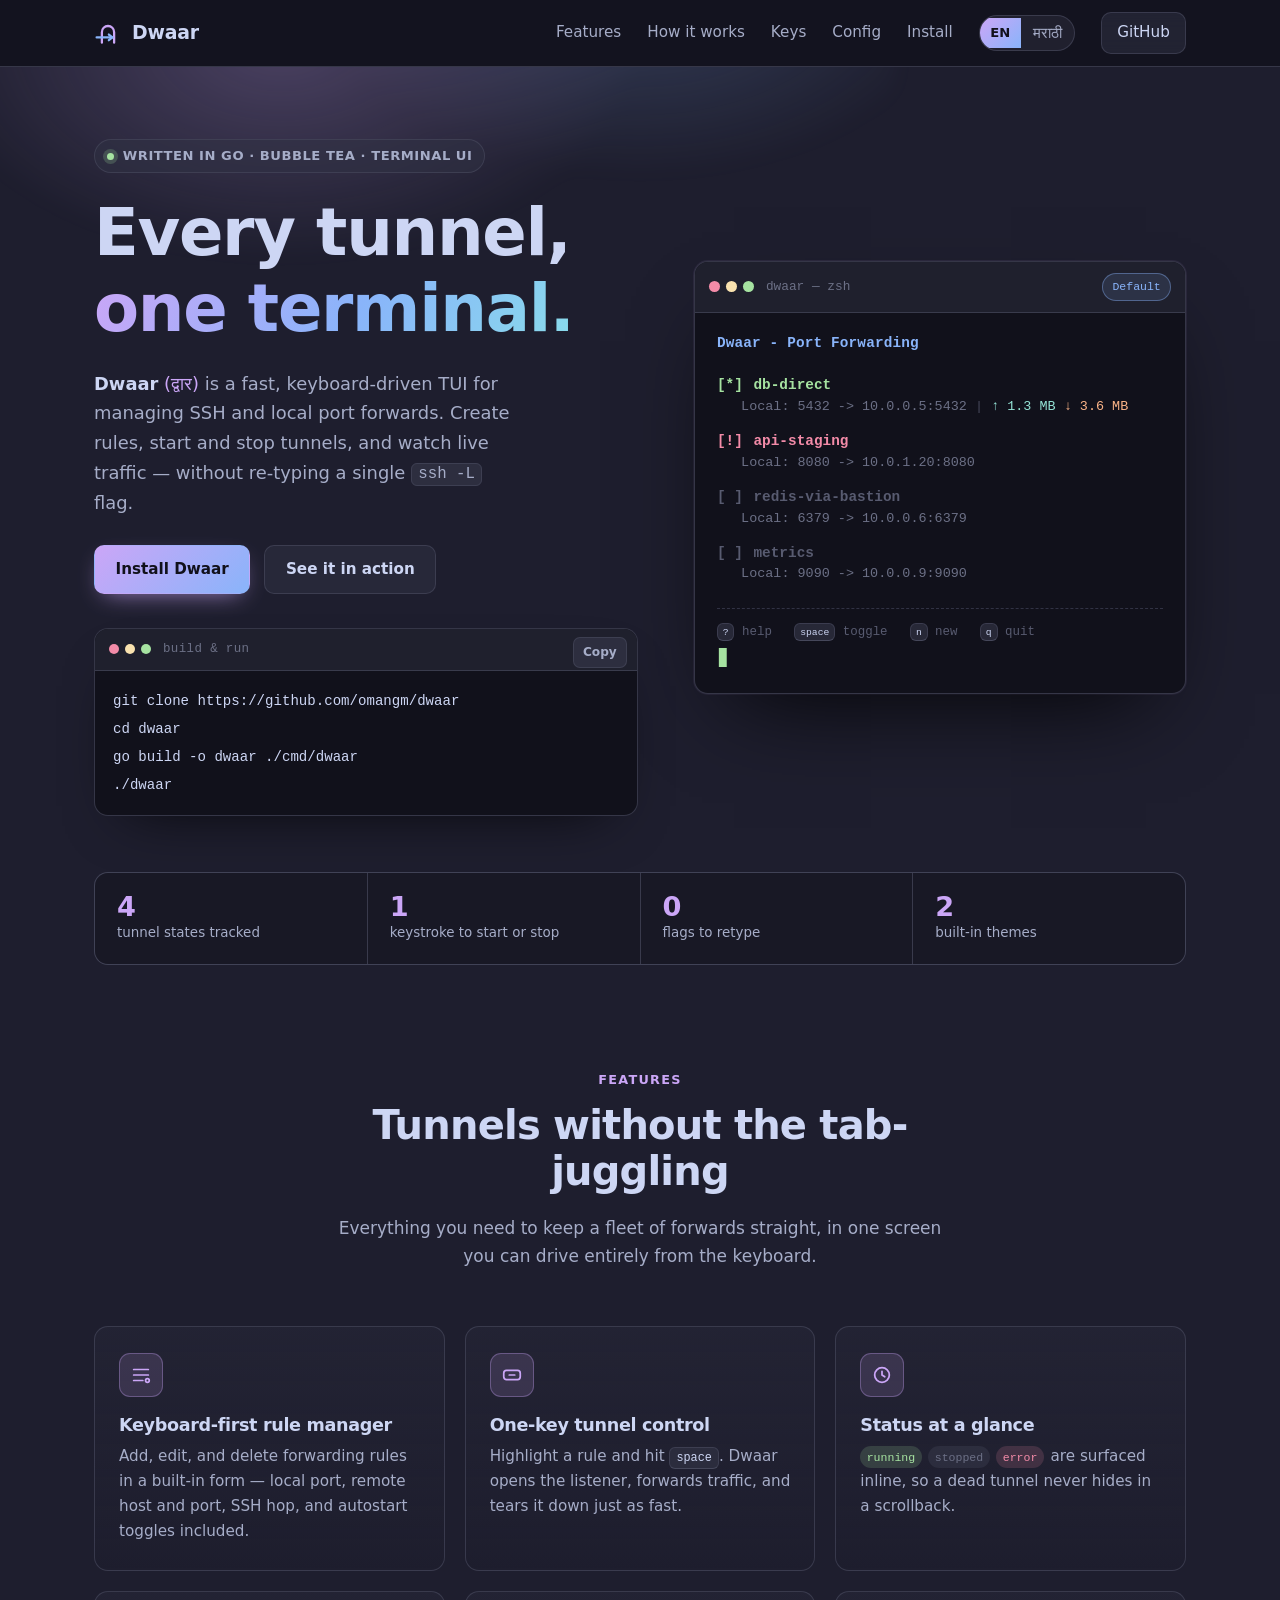
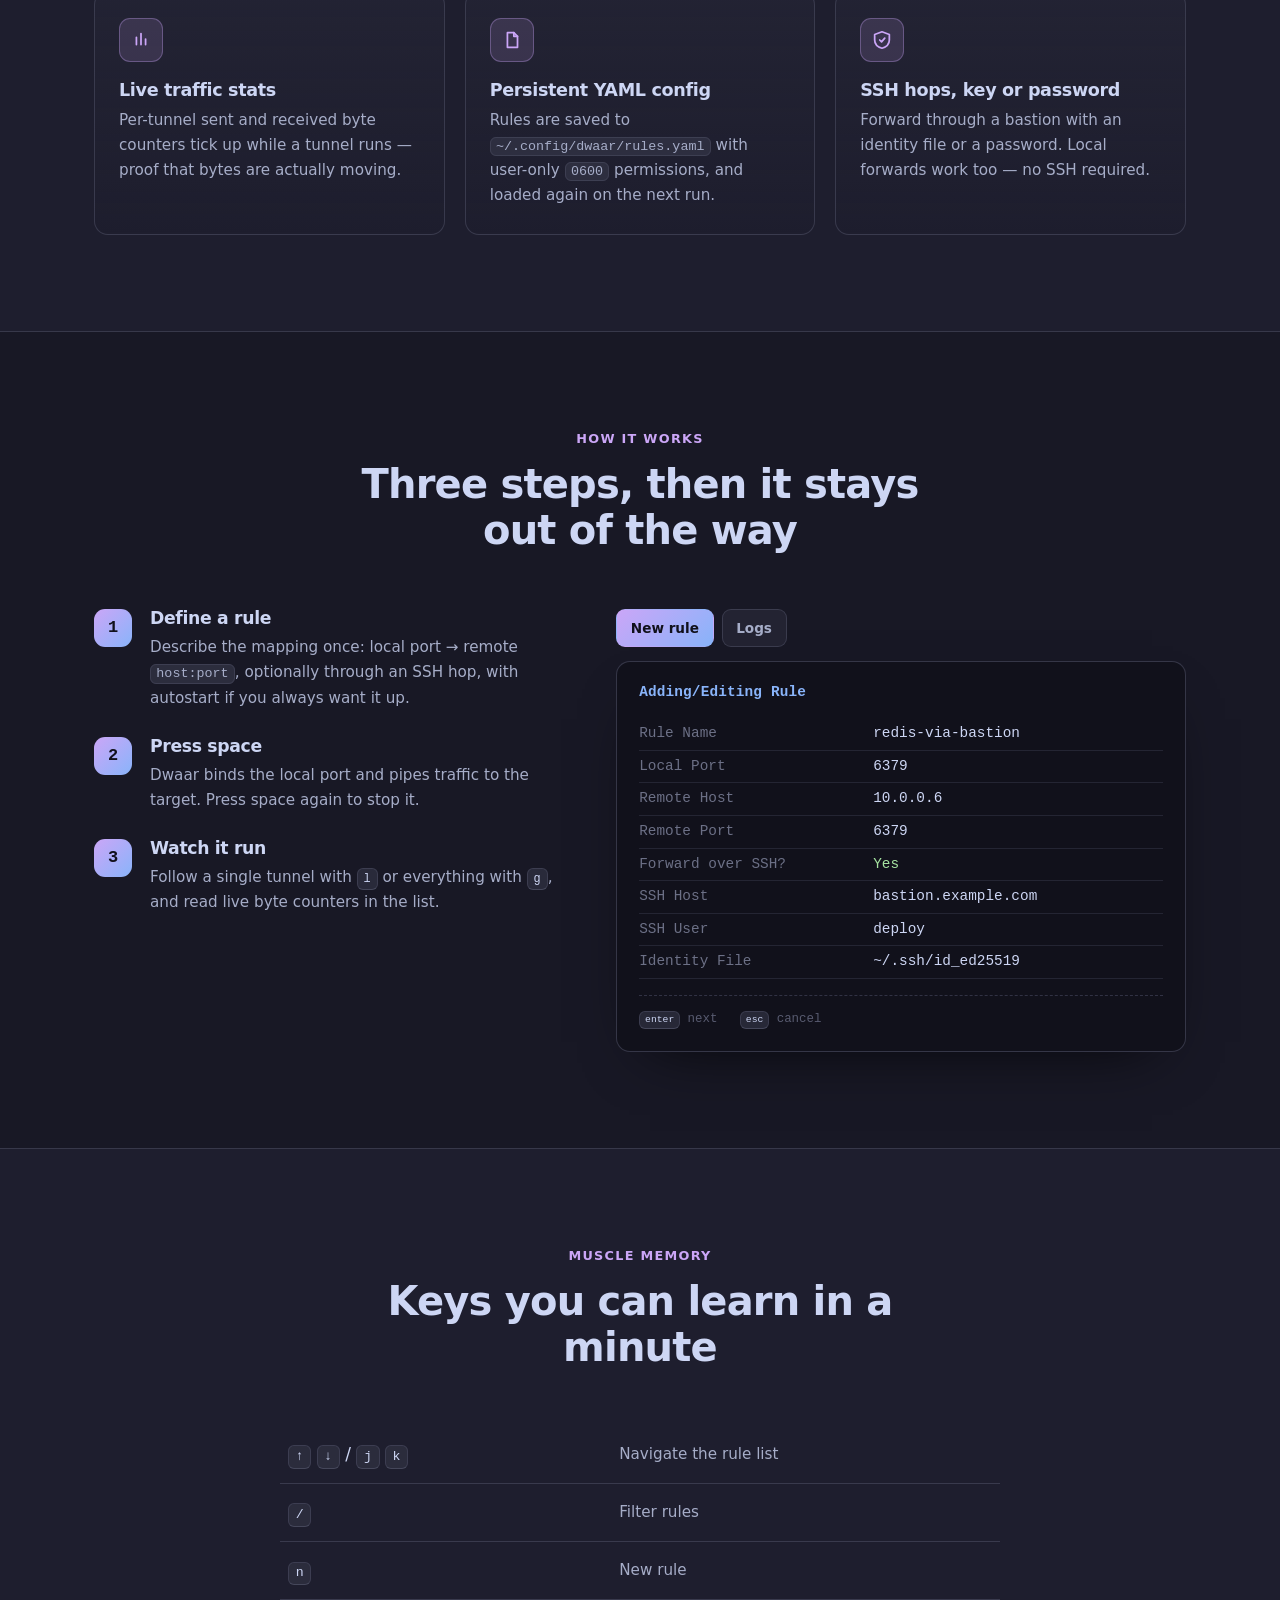
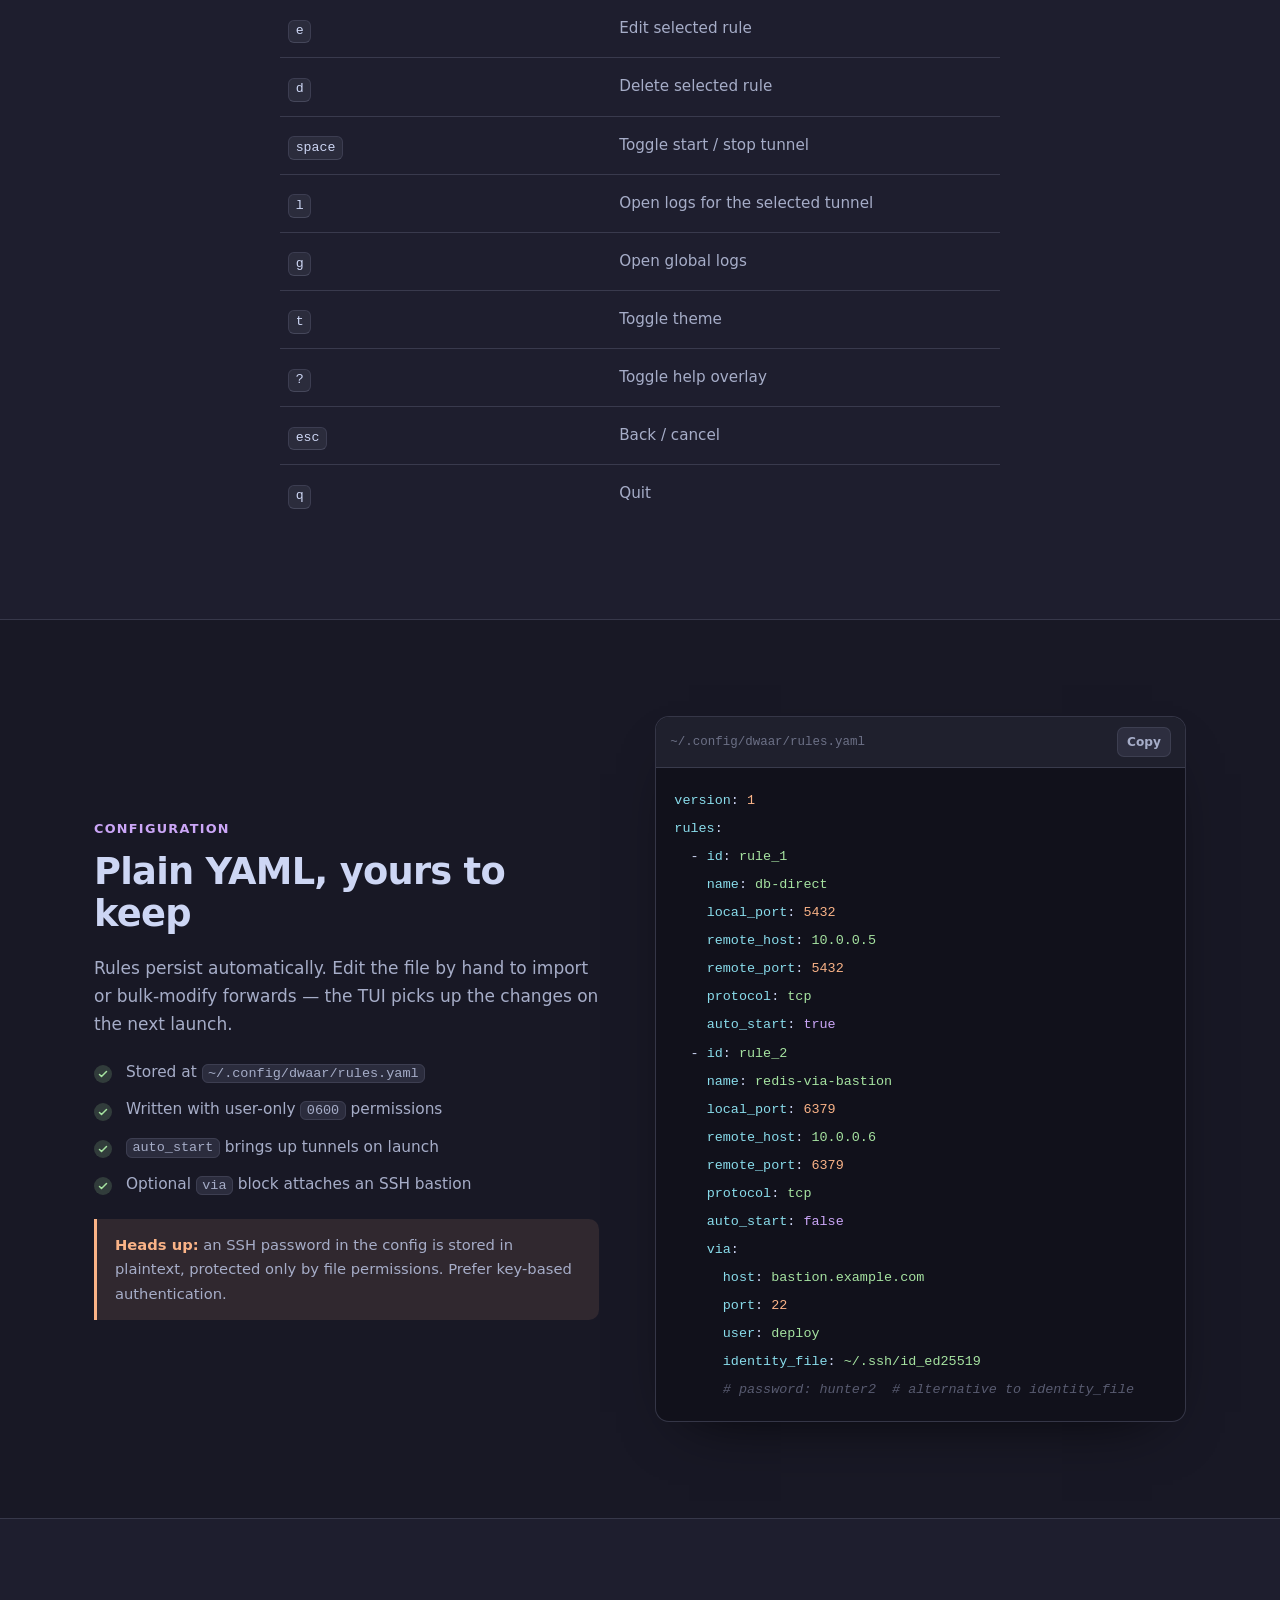
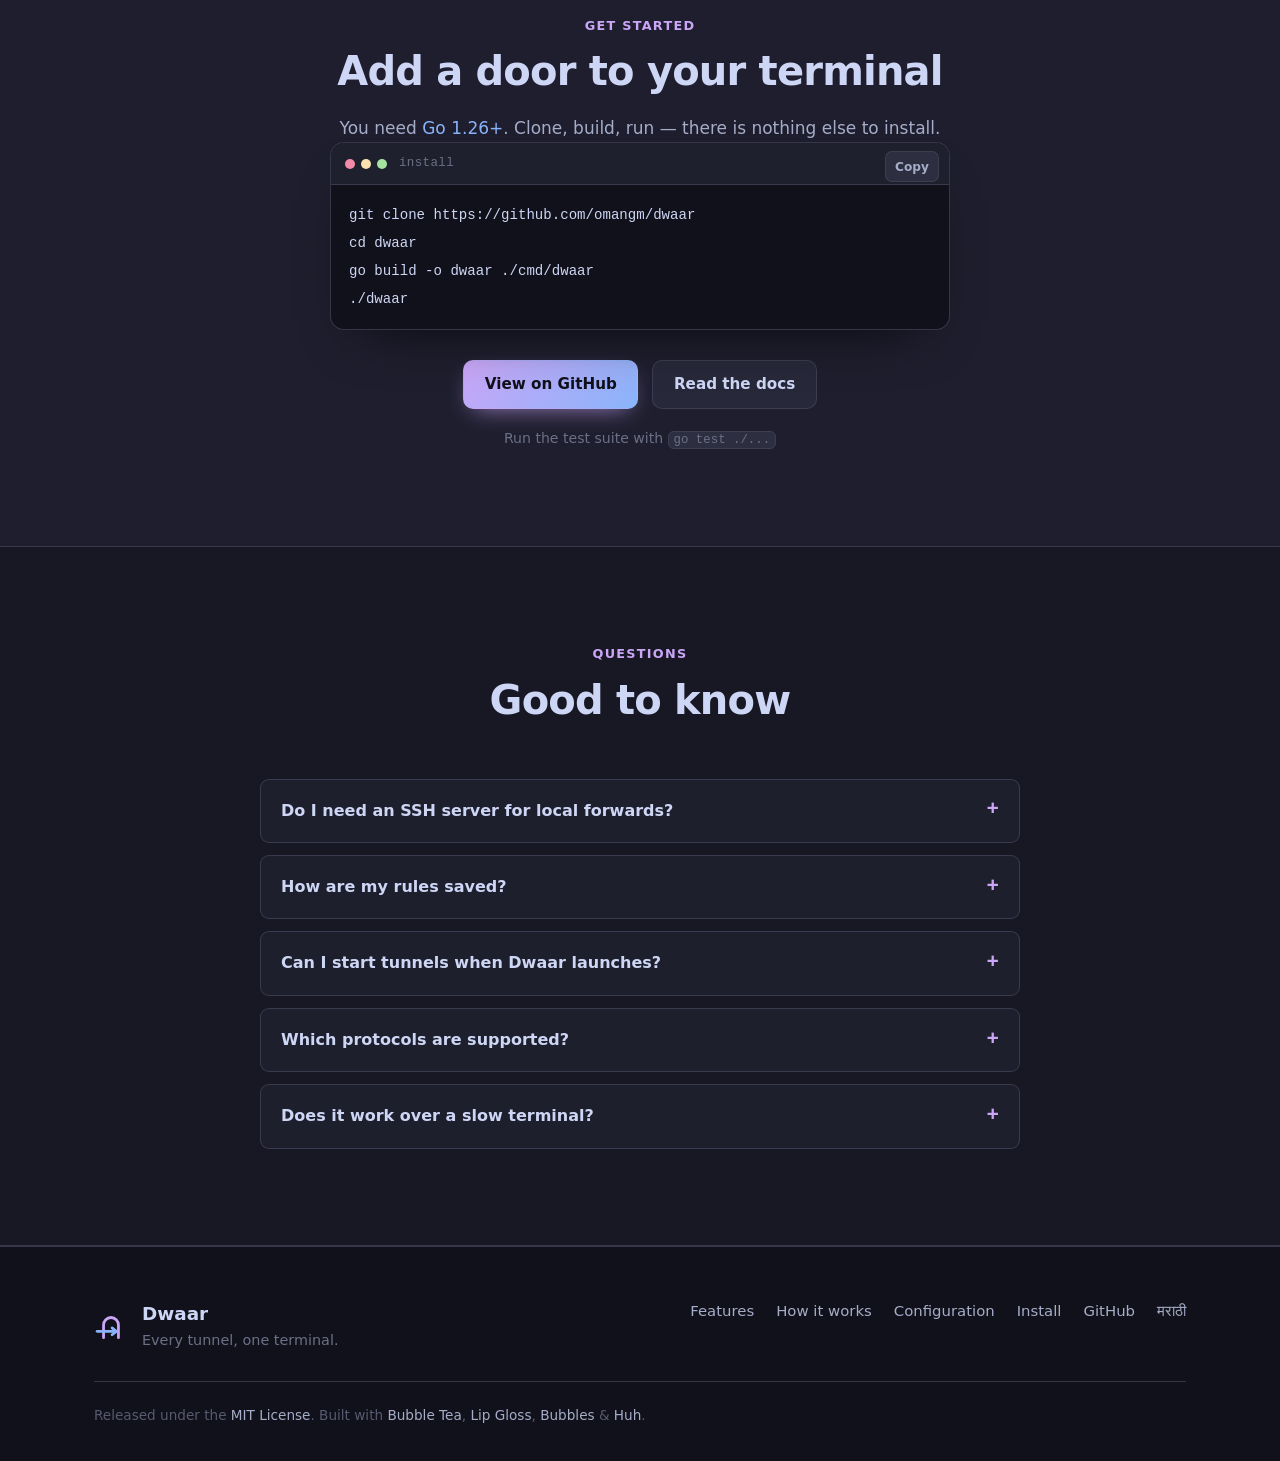
<file: site/index.html>
<!DOCTYPE html>
<html lang="en">
<head>
<script>document.documentElement.classList.add('js');</script>
<meta charset="utf-8" />
<meta name="viewport" content="width=device-width, initial-scale=1" />
<title>Dwaar — Every tunnel, one terminal</title>
<meta name="description" content="Dwaar is a fast, keyboard-driven terminal UI for managing SSH and local port forwarding rules. Create tunnels, start and stop them with a keystroke, and watch live traffic." />
<meta name="theme-color" content="#1e1e2e" />
<meta property="og:title" content="Dwaar — Every tunnel, one terminal" />
<meta property="og:description" content="A keyboard-driven terminal UI for SSH and local port forwarding." />
<meta property="og:type" content="website" />
<link rel="alternate" hreflang="en" href="index.html" />
<link rel="alternate" hreflang="mr" href="mr.html" />
<link rel="alternate" hreflang="x-default" href="index.html" />
<link rel="icon" href="favicon.svg" type="image/svg+xml" />
<link rel="stylesheet" href="styles.css" />
</head>
<body>
<div class="progress" aria-hidden="true"></div>
<a class="skip-link" href="#main">Skip to content</a>

<header class="nav" id="top">
  <div class="container nav__inner">
    <a class="brand" href="#top" aria-label="Dwaar home">
      <svg class="brand__mark" viewBox="0 0 32 32" aria-hidden="true" focusable="false">
        <path class="brand__arch" d="M9 27V15a7 7 0 0 1 14 0v12" />
        <path class="brand__arrow" d="M3 21h18" />
        <path class="brand__head" d="M21 21l-4-3.2M21 21l-4 3.2" />
      </svg>
      <span class="brand__name">Dwaar</span>
    </a>

    <button class="nav__toggle" aria-expanded="false" aria-controls="nav-menu" aria-label="Toggle navigation">
      <span></span><span></span><span></span>
    </button>

    <nav class="nav__menu" id="nav-menu" aria-label="Primary">
      <a href="#features">Features</a>
      <a href="#how">How it works</a>
      <a href="#keys">Keys</a>
      <a href="#config">Config</a>
      <a href="#install">Install</a>
      <div class="lang" role="group" aria-label="Language">
        <span class="lang__item" aria-current="true">EN</span>
        <a class="lang__item" href="mr.html" lang="mr" hreflang="mr">मराठी</a>
      </div>
      <a class="btn btn--ghost btn--sm" href="https://github.com/omangm/dwaar" rel="noopener">GitHub</a>
    </nav>
  </div>
</header>

<main id="main">

  <!-- ───────────────────────── Hero ───────────────────────── -->
  <section class="hero">
    <div class="hero__glow" aria-hidden="true"></div>
    <div class="container hero__inner">
      <div class="hero__copy">
        <p class="eyebrow" data-reveal>
          <span class="dot" aria-hidden="true"></span>
          Written in Go · Bubble Tea · Terminal UI
        </p>
        <h1 class="hero__title" data-reveal>Every tunnel,<br /><span class="grad">one terminal.</span></h1>
        <p class="hero__lede" data-reveal>
          <strong>Dwaar</strong> <span class="devanagari">(द्वार)</span> is a fast, keyboard-driven TUI
          for managing SSH and local port forwards. Create rules, start and stop tunnels, and
          watch live traffic — without re-typing a single <code>ssh -L</code> flag.
        </p>

        <div class="hero__actions" data-reveal>
          <a class="btn btn--primary" href="#install">Install Dwaar</a>
          <a class="btn btn--ghost" href="#how">See it in action</a>
        </div>

        <div class="install" data-copy-root data-reveal>
          <div class="install__bar">
            <span class="install__dots" aria-hidden="true"><i></i><i></i><i></i></span>
            <span class="install__label">build &amp; run</span>
          </div>
          <pre class="install__code"><code id="install-snippet">git clone https://github.com/omangm/dwaar
cd dwaar
go build -o dwaar ./cmd/dwaar
./dwaar</code></pre>
          <button class="install__copy" type="button" data-copy="#install-snippet" data-copied-label="Copied" aria-label="Copy install commands">Copy</button>
        </div>
      </div>

      <div class="hero__demo" data-reveal>
        <div class="term" id="term" data-theme="default">
          <div class="term__titlebar">
            <span class="term__lights" aria-hidden="true"><i></i><i></i><i></i></span>
            <span class="term__title">dwaar — zsh</span>
            <button class="term__theme" type="button" data-theme-toggle aria-label="Switch theme">
              <span data-theme-label>Default</span>
            </button>
          </div>
          <div class="term__body" role="img" aria-label="Dwaar terminal interface showing a list of port forwarding rules with statuses and live traffic counters">
            <div class="term__title-line">Dwaar - Port Forwarding</div>
            <div class="term__rule">
              <div class="term__rule-head state--running"><span class="mark">[*]</span> db-direct</div>
              <div class="term__rule-desc">Local: 5432 -&gt; 10.0.0.5:5432 <span class="sep">|</span> <span class="up">↑ <span data-live data-value="1.2" data-rate="0.05" data-unit="MB">1.2 MB</span></span> <span class="down">↓ <span data-live data-value="3.4" data-rate="0.09" data-unit="MB">3.4 MB</span></span></div>
            </div>
            <div class="term__rule">
              <div class="term__rule-head state--error"><span class="mark">[!]</span> api-staging</div>
              <div class="term__rule-desc">Local: 8080 -&gt; 10.0.1.20:8080</div>
            </div>
            <div class="term__rule">
              <div class="term__rule-head state--stopped"><span class="mark">[ ]</span> redis-via-bastion</div>
              <div class="term__rule-desc">Local: 6379 -&gt; 10.0.0.6:6379</div>
            </div>
            <div class="term__rule">
              <div class="term__rule-head state--stopped"><span class="mark">[ ]</span> metrics</div>
              <div class="term__rule-desc">Local: 9090 -&gt; 10.0.0.9:9090</div>
            </div>
            <div class="term__hint"><span class="kbd">?</span> help &nbsp; <span class="kbd">space</span> toggle &nbsp; <span class="kbd">n</span> new &nbsp; <span class="kbd">q</span> quit</div>
            <span class="term__cursor" aria-hidden="true">▋</span>
          </div>
        </div>
      </div>
    </div>

    <div class="container">
      <ul class="stats" data-reveal>
        <li><span class="stats__num" data-count="4">4</span><span class="stats__label">tunnel states tracked</span></li>
        <li><span class="stats__num" data-count="1">1</span><span class="stats__label">keystroke to start or stop</span></li>
        <li><span class="stats__num" data-count="0">0</span><span class="stats__label">flags to retype</span></li>
        <li><span class="stats__num" data-count="2">2</span><span class="stats__label">built-in themes</span></li>
      </ul>
    </div>
  </section>

  <!-- ───────────────────────── Features ───────────────────────── -->
  <section class="section" id="features">
    <div class="container">
      <header class="section__head" data-reveal>
        <p class="section__eyebrow">Features</p>
        <h2 class="section__title">Tunnels without the tab-juggling</h2>
        <p class="section__lede">Everything you need to keep a fleet of forwards straight, in one screen you can drive entirely from the keyboard.</p>
      </header>

      <div class="grid grid--3">
        <article class="card" data-reveal>
          <div class="card__icon" aria-hidden="true">
            <svg viewBox="0 0 24 24"><path d="M4 6h16M4 12h16M4 18h10"/><circle cx="19" cy="18" r="2"/></svg>
          </div>
          <h3>Keyboard-first rule manager</h3>
          <p>Add, edit, and delete forwarding rules in a built-in form — local port, remote host and port, SSH hop, and autostart toggles included.</p>
        </article>

        <article class="card" data-reveal>
          <div class="card__icon" aria-hidden="true">
            <svg viewBox="0 0 24 24"><rect x="3" y="7" width="18" height="10" rx="3"/><path d="M9 12h6"/></svg>
          </div>
          <h3>One-key tunnel control</h3>
          <p>Highlight a rule and hit <span class="kbd">space</span>. Dwaar opens the listener, forwards traffic, and tears it down just as fast.</p>
        </article>

        <article class="card" data-reveal>
          <div class="card__icon" aria-hidden="true">
            <svg viewBox="0 0 24 24"><circle cx="12" cy="12" r="8"/><path d="M12 8v4l3 2"/></svg>
          </div>
          <h3>Status at a glance</h3>
          <p><span class="pill pill--run">running</span> <span class="pill pill--stop">stopped</span> <span class="pill pill--err">error</span> are surfaced inline, so a dead tunnel never hides in a scrollback.</p>
        </article>

        <article class="card" data-reveal>
          <div class="card__icon" aria-hidden="true">
            <svg viewBox="0 0 24 24"><path d="M7 17V9M12 17V5M17 17v-6"/></svg>
          </div>
          <h3>Live traffic stats</h3>
          <p>Per-tunnel sent and received byte counters tick up while a tunnel runs — proof that bytes are actually moving.</p>
        </article>

        <article class="card" data-reveal>
          <div class="card__icon" aria-hidden="true">
            <svg viewBox="0 0 24 24"><path d="M7 4h7l4 4v12H7z"/><path d="M14 4v4h4"/></svg>
          </div>
          <h3>Persistent YAML config</h3>
          <p>Rules are saved to <code>~/.config/dwaar/rules.yaml</code> with user-only <code>0600</code> permissions, and loaded again on the next run.</p>
        </article>

        <article class="card" data-reveal>
          <div class="card__icon" aria-hidden="true">
            <svg viewBox="0 0 24 24"><path d="M12 3l8 3v6c0 4.5-3 7.5-8 9-5-1.5-8-4.5-8-9V6z"/><path d="M9.5 12l2 2 3.5-4"/></svg>
          </div>
          <h3>SSH hops, key or password</h3>
          <p>Forward through a bastion with an identity file or a password. Local forwards work too — no SSH required.</p>
        </article>
      </div>
    </div>
  </section>

  <!-- ───────────────────────── How it works ───────────────────────── -->
  <section class="section section--alt" id="how">
    <div class="container">
      <header class="section__head" data-reveal>
        <p class="section__eyebrow">How it works</p>
        <h2 class="section__title">Three steps, then it stays out of the way</h2>
      </header>

      <div class="steps">
        <ol class="steps__list">
          <li data-reveal>
            <span class="steps__num">1</span>
            <h3>Define a rule</h3>
            <p>Describe the mapping once: local port → remote <code>host:port</code>, optionally through an SSH hop, with autostart if you always want it up.</p>
          </li>
          <li data-reveal>
            <span class="steps__num">2</span>
            <h3>Press space</h3>
            <p>Dwaar binds the local port and pipes traffic to the target. Press space again to stop it.</p>
          </li>
          <li data-reveal>
            <span class="steps__num">3</span>
            <h3>Watch it run</h3>
            <p>Follow a single tunnel with <span class="kbd">l</span> or everything with <span class="kbd">g</span>, and read live byte counters in the list.</p>
          </li>
        </ol>

        <div class="demo" data-reveal>
          <div class="demo__tabs" role="tablist" aria-label="Screens">
            <button role="tab" aria-selected="true" aria-controls="panel-form" id="tab-form">New rule</button>
            <button role="tab" aria-selected="false" aria-controls="panel-logs" id="tab-logs">Logs</button>
          </div>

          <div class="demo__panel term term--bare" id="panel-form" role="tabpanel" aria-labelledby="tab-form" tabindex="0">
            <div class="term__body">
              <div class="term__title-line">Adding/Editing Rule</div>
              <div class="form-row"><span class="form-label">Rule Name</span><span class="form-value">redis-via-bastion</span></div>
              <div class="form-row"><span class="form-label">Local Port</span><span class="form-value">6379</span></div>
              <div class="form-row"><span class="form-label">Remote Host</span><span class="form-value">10.0.0.6</span></div>
              <div class="form-row"><span class="form-label">Remote Port</span><span class="form-value">6379</span></div>
              <div class="form-row form-row--confirm"><span class="form-label">Forward over SSH?</span><span class="form-value">Yes</span></div>
              <div class="form-row"><span class="form-label">SSH Host</span><span class="form-value">bastion.example.com</span></div>
              <div class="form-row"><span class="form-label">SSH User</span><span class="form-value">deploy</span></div>
              <div class="form-row"><span class="form-label">Identity File</span><span class="form-value">~/.ssh/id_ed25519</span></div>
              <div class="term__hint"><span class="kbd">enter</span> next &nbsp; <span class="kbd">esc</span> cancel</div>
            </div>
          </div>

          <div class="demo__panel term term--bare" id="panel-logs" role="tabpanel" aria-labelledby="tab-logs" tabindex="0" hidden>
            <div class="term__body">
              <div class="term__titlebar-inline">Global Logs (Press ESC to return)</div>
              <pre class="log"><span class="log__ts">[db-direct]</span> Starting tunnel...
<span class="log__ok">[db-direct]</span> Tunnel started successfully.
<span class="log__ts">[api-staging]</span> Starting tunnel...
<span class="log__err">[api-staging]</span> Failed to start tunnel: dial tcp 10.0.1.20:22: connect: connection refused
<span class="log__ts">[redis-via-bastion]</span> Tunnel started successfully.
<span class="log__ts">[metrics]</span> Tunnel stopped.</pre>
            </div>
          </div>
        </div>
      </div>
    </div>
  </section>

  <!-- ───────────────────────── Keys ───────────────────────── -->
  <section class="section" id="keys">
    <div class="container">
      <header class="section__head" data-reveal>
        <p class="section__eyebrow">Muscle memory</p>
        <h2 class="section__title">Keys you can learn in a minute</h2>
      </header>

      <div class="keys" data-reveal>
        <table class="keys__table">
          <caption class="visually-hidden">Dwaar key bindings</caption>
          <tbody>
            <tr><th scope="row"><span class="kbd">↑</span> <span class="kbd">↓</span> / <span class="kbd">j</span> <span class="kbd">k</span></th><td>Navigate the rule list</td></tr>
            <tr><th scope="row"><span class="kbd">/</span></th><td>Filter rules</td></tr>
            <tr><th scope="row"><span class="kbd">n</span></th><td>New rule</td></tr>
            <tr><th scope="row"><span class="kbd">e</span></th><td>Edit selected rule</td></tr>
            <tr><th scope="row"><span class="kbd">d</span></th><td>Delete selected rule</td></tr>
            <tr><th scope="row"><span class="kbd">space</span></th><td>Toggle start / stop tunnel</td></tr>
            <tr><th scope="row"><span class="kbd">l</span></th><td>Open logs for the selected tunnel</td></tr>
            <tr><th scope="row"><span class="kbd">g</span></th><td>Open global logs</td></tr>
            <tr><th scope="row"><span class="kbd">t</span></th><td>Toggle theme</td></tr>
            <tr><th scope="row"><span class="kbd">?</span></th><td>Toggle help overlay</td></tr>
            <tr><th scope="row"><span class="kbd">esc</span></th><td>Back / cancel</td></tr>
            <tr><th scope="row"><span class="kbd">q</span></th><td>Quit</td></tr>
          </tbody>
        </table>
      </div>
    </div>
  </section>

  <!-- ───────────────────────── Config ───────────────────────── -->
  <section class="section section--alt" id="config">
    <div class="container config">
      <div class="config__copy" data-reveal>
        <p class="section__eyebrow">Configuration</p>
        <h2 class="section__title">Plain YAML, yours to keep</h2>
        <p class="section__lede">Rules persist automatically. Edit the file by hand to import or bulk-modify forwards — the TUI picks up the changes on the next launch.</p>
        <ul class="checklist">
          <li>Stored at <code>~/.config/dwaar/rules.yaml</code></li>
          <li>Written with user-only <code>0600</code> permissions</li>
          <li><code>auto_start</code> brings up tunnels on launch</li>
          <li>Optional <code>via</code> block attaches an SSH bastion</li>
        </ul>
        <div class="notice">
          <strong>Heads up:</strong> an SSH password in the config is stored in plaintext, protected only by file permissions. Prefer key-based authentication.
        </div>
      </div>

      <div class="config__code" data-reveal>
        <div class="codeblock">
          <div class="codeblock__bar">
            <span class="codeblock__file">~/.config/dwaar/rules.yaml</span>
            <button class="install__copy" type="button" data-copy="#yaml-snippet" data-copied-label="Copied" aria-label="Copy YAML configuration">Copy</button>
          </div>
          <pre><code id="yaml-snippet"><span class="c-key">version</span>: <span class="c-num">1</span>
<span class="c-key">rules</span>:
  - <span class="c-key">id</span>: <span class="c-str">rule_1</span>
    <span class="c-key">name</span>: <span class="c-str">db-direct</span>
    <span class="c-key">local_port</span>: <span class="c-num">5432</span>
    <span class="c-key">remote_host</span>: <span class="c-str">10.0.0.5</span>
    <span class="c-key">remote_port</span>: <span class="c-num">5432</span>
    <span class="c-key">protocol</span>: <span class="c-str">tcp</span>
    <span class="c-key">auto_start</span>: <span class="c-bool">true</span>
  - <span class="c-key">id</span>: <span class="c-str">rule_2</span>
    <span class="c-key">name</span>: <span class="c-str">redis-via-bastion</span>
    <span class="c-key">local_port</span>: <span class="c-num">6379</span>
    <span class="c-key">remote_host</span>: <span class="c-str">10.0.0.6</span>
    <span class="c-key">remote_port</span>: <span class="c-num">6379</span>
    <span class="c-key">protocol</span>: <span class="c-str">tcp</span>
    <span class="c-key">auto_start</span>: <span class="c-bool">false</span>
    <span class="c-key">via</span>:
      <span class="c-key">host</span>: <span class="c-str">bastion.example.com</span>
      <span class="c-key">port</span>: <span class="c-num">22</span>
      <span class="c-key">user</span>: <span class="c-str">deploy</span>
      <span class="c-key">identity_file</span>: <span class="c-str">~/.ssh/id_ed25519</span>
      <span class="c-com"># password: hunter2  # alternative to identity_file</span></code></pre>
        </div>
      </div>
    </div>
  </section>

  <!-- ───────────────────────── Install ───────────────────────── -->
  <section class="section" id="install">
    <div class="container install-cta">
      <p class="section__eyebrow" data-reveal>Get started</p>
      <h2 class="section__title" data-reveal>Add a door to your terminal</h2>
      <p class="section__lede" data-reveal>You need <a href="https://golang.org/doc/install" rel="noopener">Go 1.26+</a>. Clone, build, run — there is nothing else to install.</p>

      <div class="install install--wide" data-copy-root data-reveal>
        <div class="install__bar">
          <span class="install__dots" aria-hidden="true"><i></i><i></i><i></i></span>
          <span class="install__label">install</span>
        </div>
        <pre class="install__code"><code id="install-snippet-2">git clone https://github.com/omangm/dwaar
cd dwaar
go build -o dwaar ./cmd/dwaar
./dwaar</code></pre>
        <button class="install__copy" type="button" data-copy="#install-snippet-2" data-copied-label="Copied" aria-label="Copy install commands">Copy</button>
      </div>

      <div class="install-cta__actions" data-reveal>
        <a class="btn btn--primary" href="https://github.com/omangm/dwaar" rel="noopener">View on GitHub</a>
        <a class="btn btn--ghost" href="https://github.com/omangm/dwaar#readme" rel="noopener">Read the docs</a>
      </div>

      <p class="install-cta__note" data-reveal>Run the test suite with <code>go test ./...</code></p>
    </div>
  </section>

  <!-- ───────────────────────── FAQ ───────────────────────── -->
  <section class="section section--alt" id="faq">
    <div class="container">
      <header class="section__head" data-reveal>
        <p class="section__eyebrow">Questions</p>
        <h2 class="section__title">Good to know</h2>
      </header>
      <div class="faq">
        <details data-reveal>
          <summary>Do I need an SSH server for local forwards?</summary>
          <p>No. If a rule has no <code>via</code> block, Dwaar binds the local port and forwards straight to the remote <code>host:port</code>.</p>
        </details>
        <details data-reveal>
          <summary>How are my rules saved?</summary>
          <p>Automatically to <code>~/.config/dwaar/rules.yaml</code>. The directory is created with <code>0700</code> and the file with <code>0600</code> permissions.</p>
        </details>
        <details data-reveal>
          <summary>Can I start tunnels when Dwaar launches?</summary>
          <p>Yes — set <code>auto_start: true</code> on a rule (or flip the toggle in the form) and Dwaar brings it up on startup. Failures show up as an error status.</p>
        </details>
        <details data-reveal>
          <summary>Which protocols are supported?</summary>
          <p>Rules carry a <code>protocol</code> field; the built-in form currently creates TCP forwards.</p>
        </details>
        <details data-reveal>
          <summary>Does it work over a slow terminal?</summary>
          <p>Dwaar renders with Bubble Tea and refreshes counters once per second, so it stays responsive over SSH and in tmux.</p>
        </details>
      </div>
    </div>
  </section>

</main>

<footer class="footer">
  <div class="container footer__inner">
    <div class="footer__brand" data-reveal>
      <svg class="brand__mark" viewBox="0 0 32 32" aria-hidden="true" focusable="false">
        <path class="brand__arch" d="M9 27V15a7 7 0 0 1 14 0v12" />
        <path class="brand__arrow" d="M3 21h18" />
        <path class="brand__head" d="M21 21l-4-3.2M21 21l-4 3.2" />
      </svg>
      <div>
        <p class="footer__name">Dwaar</p>
        <p class="footer__tag">Every tunnel, one terminal.</p>
      </div>
    </div>

    <nav class="footer__links" data-reveal aria-label="Footer">
      <a href="#features">Features</a>
      <a href="#how">How it works</a>
      <a href="#config">Configuration</a>
      <a href="#install">Install</a>
      <a href="https://github.com/omangm/dwaar" rel="noopener">GitHub</a>
      <a href="mr.html" lang="mr" hreflang="mr">मराठी</a>
    </nav>

    <p class="footer__meta" data-reveal>
      Released under the <a href="https://opensource.org/licenses/MIT" rel="noopener">MIT License</a>.
      Built with <a href="https://github.com/charmbracelet/bubbletea" rel="noopener">Bubble Tea</a>,
      <a href="https://github.com/charmbracelet/lipgloss" rel="noopener">Lip Gloss</a>,
      <a href="https://github.com/charmbracelet/bubbles" rel="noopener">Bubbles</a> &amp;
      <a href="https://github.com/charmbracelet/huh" rel="noopener">Huh</a>.
    </p>
  </div>
</footer>

<script src="script.js" defer></script>
</body>
</html>
</file>
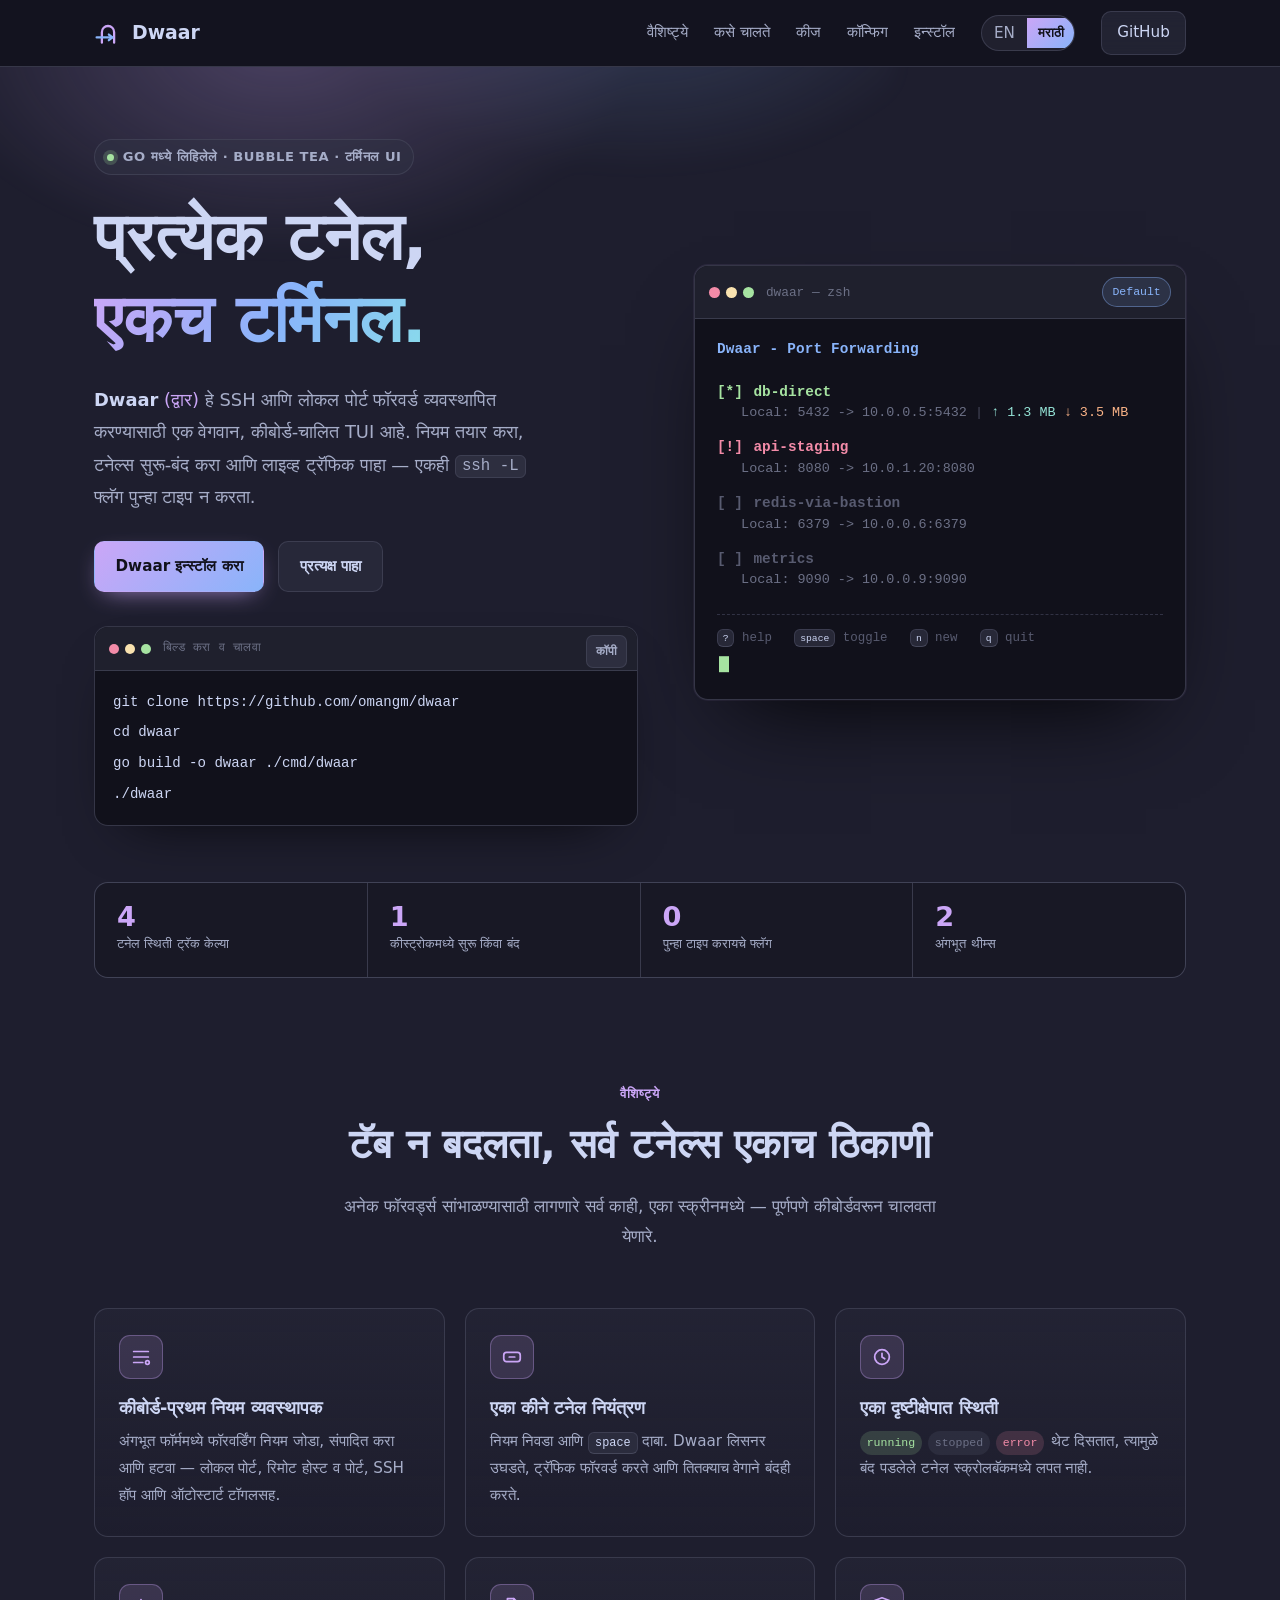
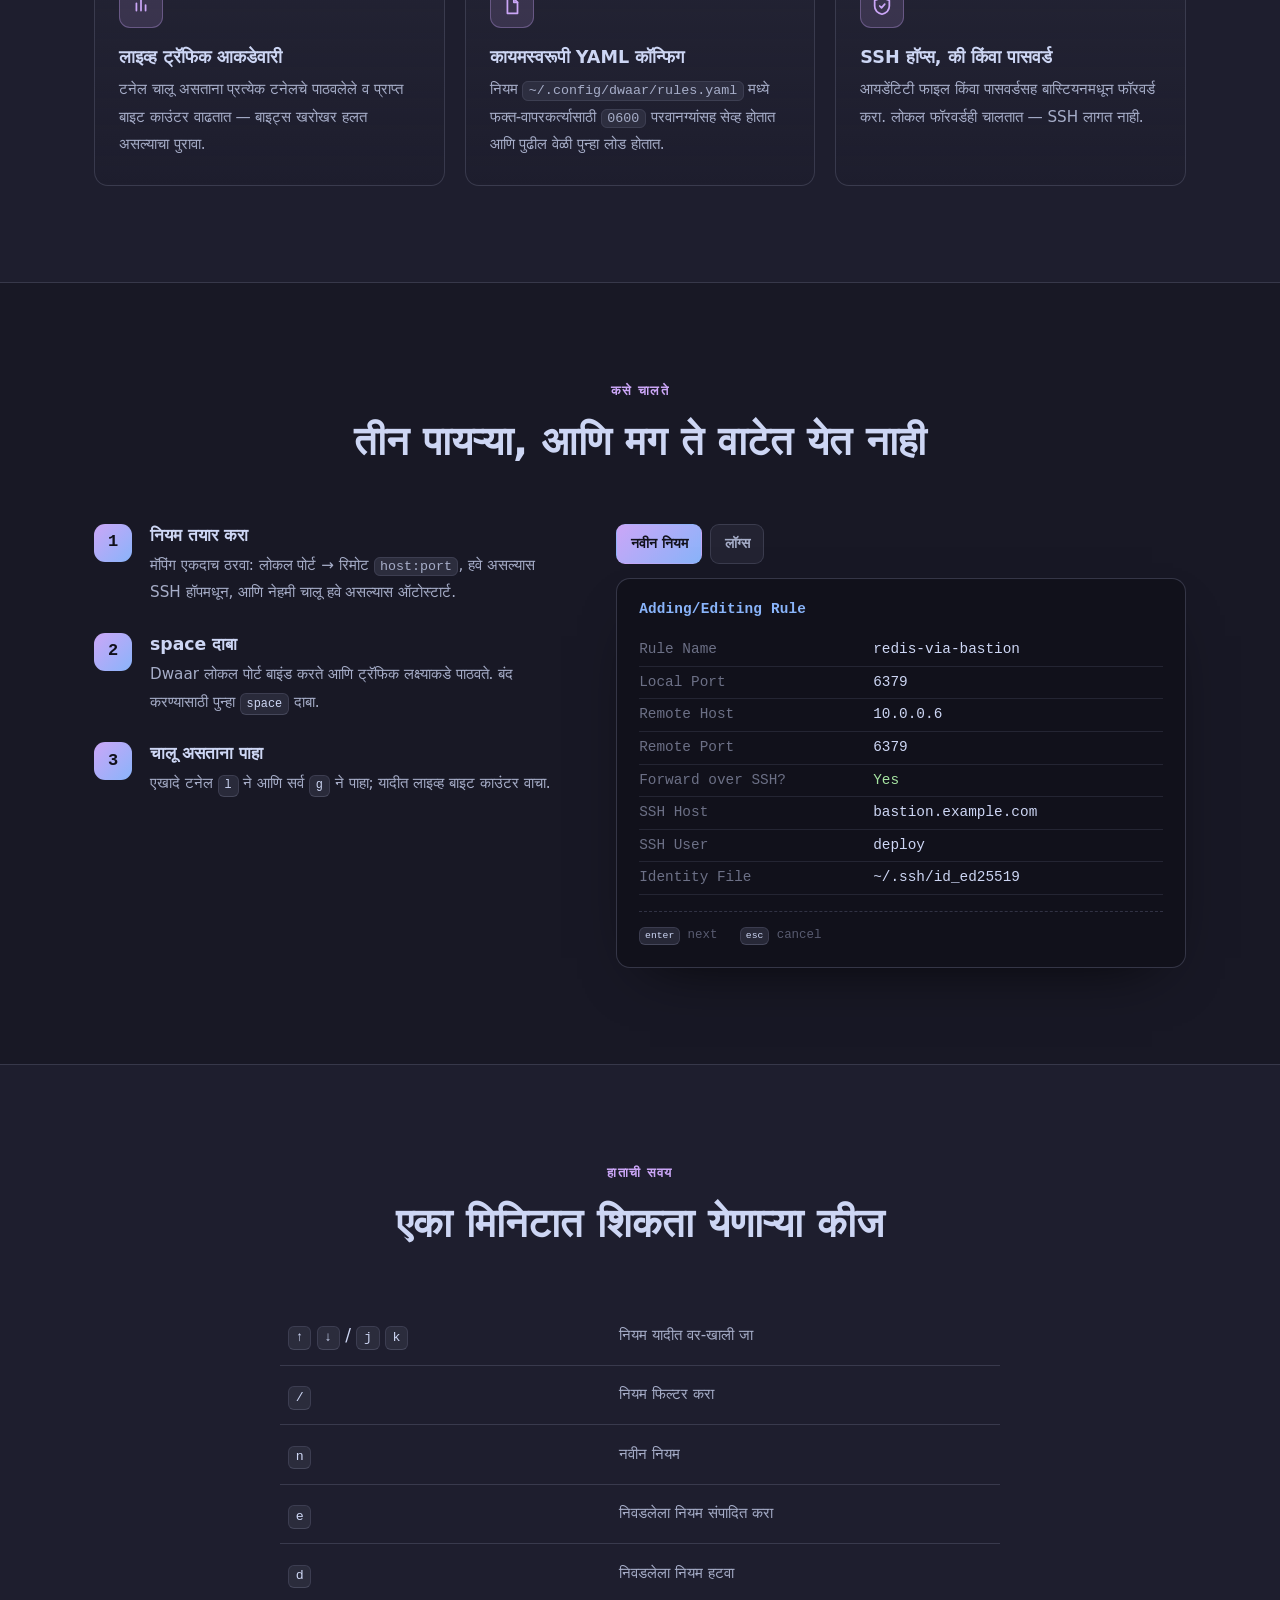
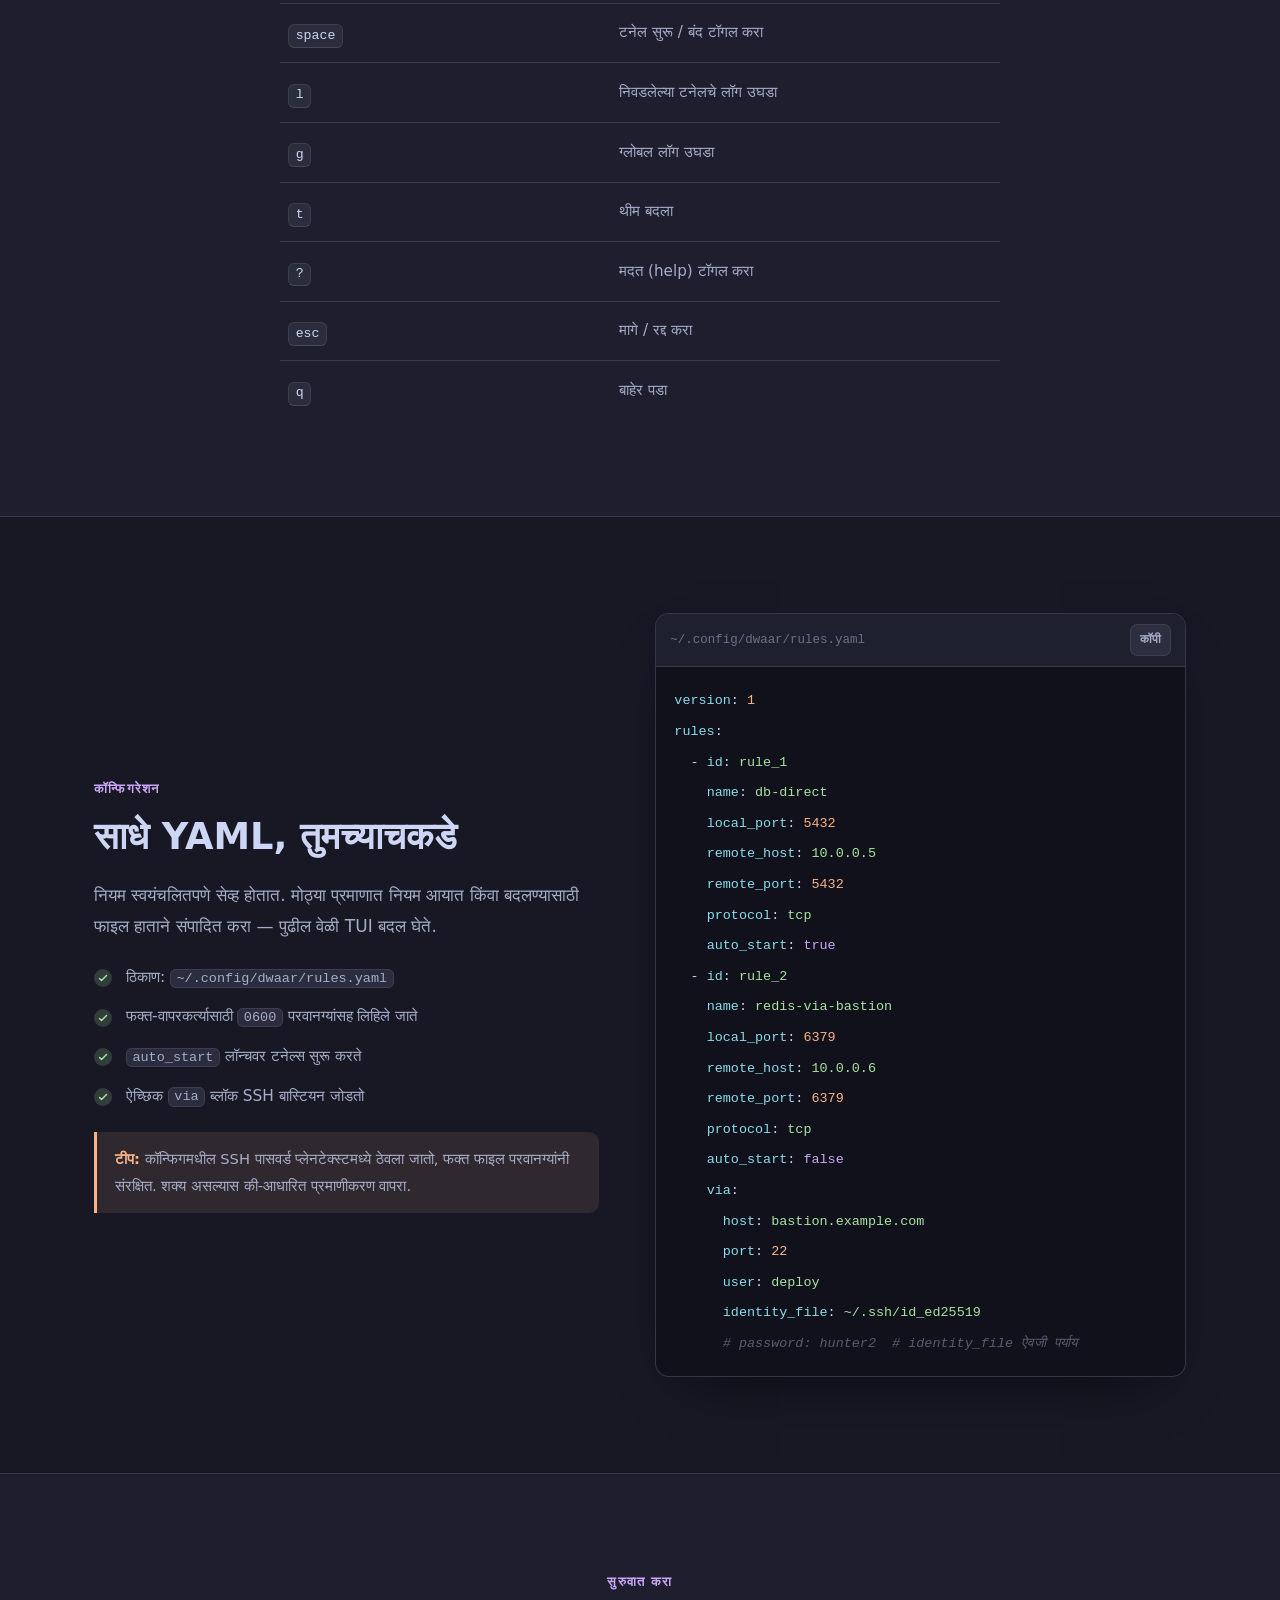
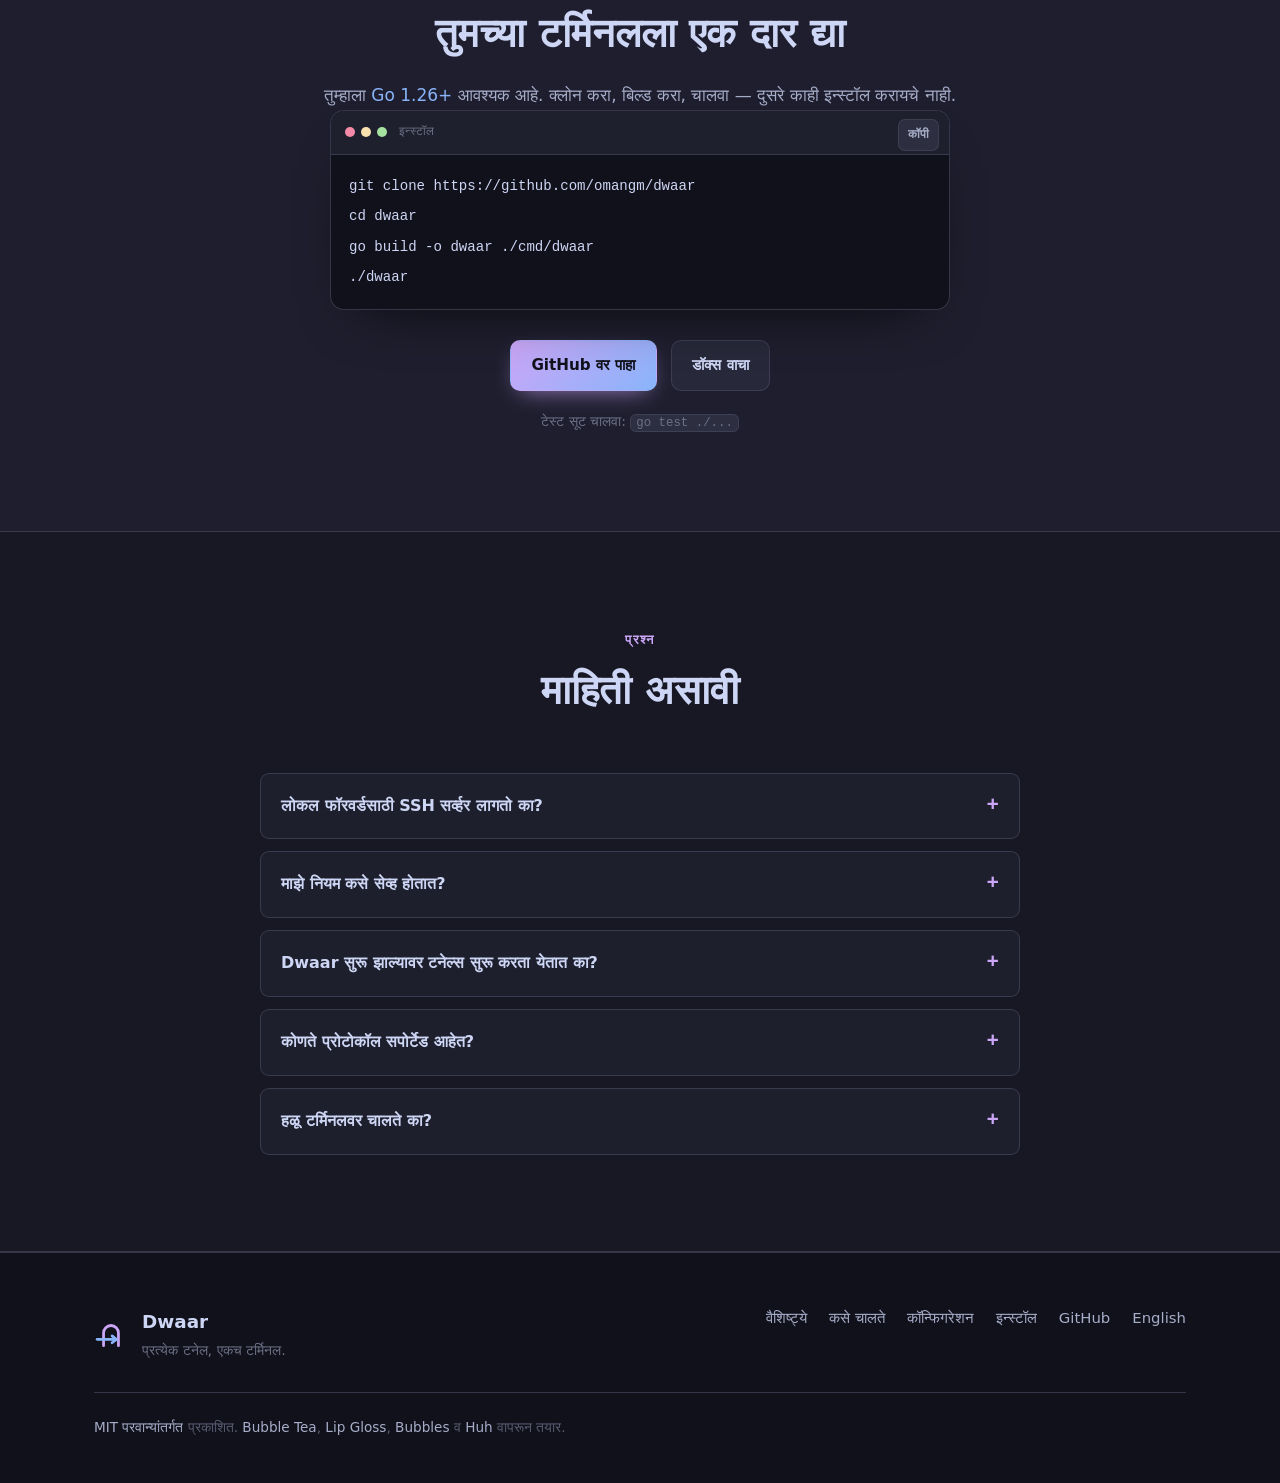
<file: site/mr.html>
<!DOCTYPE html>
<html lang="mr">
<head>
<script>document.documentElement.classList.add('js');</script>
<meta charset="utf-8" />
<meta name="viewport" content="width=device-width, initial-scale=1" />
<title>Dwaar — प्रत्येक टनेल, एकच टर्मिनल</title>
<meta name="description" content="Dwaar हे SSH आणि लोकल पोर्ट फॉरवर्डिंग नियम व्यवस्थापित करण्यासाठी एक वेगवान, कीबोर्ड-चालित टर्मिनल UI आहे. नियम तयार करा, एका कीने टनेल्स सुरू-बंद करा आणि लाइव्ह ट्रॅफिक पाहा." />
<meta name="theme-color" content="#1e1e2e" />
<meta property="og:title" content="Dwaar — प्रत्येक टनेल, एकच टर्मिनल" />
<meta property="og:description" content="SSH आणि लोकल पोर्ट फॉरवर्डिंगसाठी कीबोर्ड-चालित टर्मिनल UI." />
<meta property="og:type" content="website" />
<link rel="alternate" hreflang="en" href="index.html" />
<link rel="alternate" hreflang="mr" href="mr.html" />
<link rel="alternate" hreflang="x-default" href="index.html" />
<link rel="icon" href="favicon.svg" type="image/svg+xml" />
<link rel="stylesheet" href="styles.css" />
</head>
<body>
<div class="progress" aria-hidden="true"></div>
<a class="skip-link" href="#main">मजकुराकडे जा</a>

<header class="nav" id="top">
  <div class="container nav__inner">
    <a class="brand" href="#top" aria-label="Dwaar मुख्यपृष्ठ">
      <svg class="brand__mark" viewBox="0 0 32 32" aria-hidden="true" focusable="false">
        <path class="brand__arch" d="M9 27V15a7 7 0 0 1 14 0v12" />
        <path class="brand__arrow" d="M3 21h18" />
        <path class="brand__head" d="M21 21l-4-3.2M21 21l-4 3.2" />
      </svg>
      <span class="brand__name">Dwaar</span>
    </a>

    <button class="nav__toggle" aria-expanded="false" aria-controls="nav-menu" aria-label="नेव्हिगेशन टॉगल करा">
      <span></span><span></span><span></span>
    </button>

    <nav class="nav__menu" id="nav-menu" aria-label="मुख्य">
      <a href="#features">वैशिष्ट्ये</a>
      <a href="#how">कसे चालते</a>
      <a href="#keys">कीज</a>
      <a href="#config">कॉन्फिग</a>
      <a href="#install">इन्स्टॉल</a>
      <div class="lang" role="group" aria-label="भाषा">
        <a class="lang__item" href="index.html" lang="en" hreflang="en">EN</a>
        <span class="lang__item" aria-current="true">मराठी</span>
      </div>
      <a class="btn btn--ghost btn--sm" href="https://github.com/omangm/dwaar" rel="noopener">GitHub</a>
    </nav>
  </div>
</header>

<main id="main">

  <!-- ───────────────────────── Hero ───────────────────────── -->
  <section class="hero">
    <div class="hero__glow" aria-hidden="true"></div>
    <div class="container hero__inner">
      <div class="hero__copy">
        <p class="eyebrow" data-reveal>
          <span class="dot" aria-hidden="true"></span>
          Go मध्ये लिहिलेले · Bubble Tea · टर्मिनल UI
        </p>
        <h1 class="hero__title" data-reveal>प्रत्येक टनेल,<br /><span class="grad">एकच टर्मिनल.</span></h1>
        <p class="hero__lede" data-reveal>
          <strong>Dwaar</strong> <span class="devanagari">(द्वार)</span> हे SSH आणि लोकल पोर्ट फॉरवर्ड
          व्यवस्थापित करण्यासाठी एक वेगवान, कीबोर्ड-चालित TUI आहे. नियम तयार करा, टनेल्स सुरू-बंद करा
          आणि लाइव्ह ट्रॅफिक पाहा — एकही <code>ssh -L</code> फ्लॅग पुन्हा टाइप न करता.
        </p>

        <div class="hero__actions" data-reveal>
          <a class="btn btn--primary" href="#install">Dwaar इन्स्टॉल करा</a>
          <a class="btn btn--ghost" href="#how">प्रत्यक्ष पाहा</a>
        </div>

        <div class="install" data-copy-root data-reveal>
          <div class="install__bar">
            <span class="install__dots" aria-hidden="true"><i></i><i></i><i></i></span>
            <span class="install__label">बिल्ड करा व चालवा</span>
          </div>
          <pre class="install__code"><code id="install-snippet">git clone https://github.com/omangm/dwaar
cd dwaar
go build -o dwaar ./cmd/dwaar
./dwaar</code></pre>
          <button class="install__copy" type="button" data-copy="#install-snippet" data-copied-label="कॉपी झाले" aria-label="इन्स्टॉल कमांड्स कॉपी करा">कॉपी</button>
        </div>
      </div>

      <div class="hero__demo" data-reveal>
        <div class="term" id="term" data-theme="default">
          <div class="term__titlebar">
            <span class="term__lights" aria-hidden="true"><i></i><i></i><i></i></span>
            <span class="term__title">dwaar — zsh</span>
            <button class="term__theme" type="button" data-theme-toggle aria-label="थीम बदला">
              <span data-theme-label>Default</span>
            </button>
          </div>
          <div class="term__body" role="img" aria-label="Dwaar टर्मिनल इंटरफेस: पोर्ट फॉरवर्डिंग नियमांची यादी, स्थिती आणि लाइव्ह ट्रॅफिक काउंटरसह">
            <div class="term__title-line">Dwaar - Port Forwarding</div>
            <div class="term__rule">
              <div class="term__rule-head state--running"><span class="mark">[*]</span> db-direct</div>
              <div class="term__rule-desc">Local: 5432 -&gt; 10.0.0.5:5432 <span class="sep">|</span> <span class="up">↑ <span data-live data-value="1.2" data-rate="0.05" data-unit="MB">1.2 MB</span></span> <span class="down">↓ <span data-live data-value="3.4" data-rate="0.09" data-unit="MB">3.4 MB</span></span></div>
            </div>
            <div class="term__rule">
              <div class="term__rule-head state--error"><span class="mark">[!]</span> api-staging</div>
              <div class="term__rule-desc">Local: 8080 -&gt; 10.0.1.20:8080</div>
            </div>
            <div class="term__rule">
              <div class="term__rule-head state--stopped"><span class="mark">[ ]</span> redis-via-bastion</div>
              <div class="term__rule-desc">Local: 6379 -&gt; 10.0.0.6:6379</div>
            </div>
            <div class="term__rule">
              <div class="term__rule-head state--stopped"><span class="mark">[ ]</span> metrics</div>
              <div class="term__rule-desc">Local: 9090 -&gt; 10.0.0.9:9090</div>
            </div>
            <div class="term__hint"><span class="kbd">?</span> help &nbsp; <span class="kbd">space</span> toggle &nbsp; <span class="kbd">n</span> new &nbsp; <span class="kbd">q</span> quit</div>
            <span class="term__cursor" aria-hidden="true">▋</span>
          </div>
        </div>
      </div>
    </div>

    <div class="container">
      <ul class="stats" data-reveal>
        <li><span class="stats__num" data-count="4">4</span><span class="stats__label">टनेल स्थिती ट्रॅक केल्या</span></li>
        <li><span class="stats__num" data-count="1">1</span><span class="stats__label">कीस्ट्रोकमध्ये सुरू किंवा बंद</span></li>
        <li><span class="stats__num" data-count="0">0</span><span class="stats__label">पुन्हा टाइप करायचे फ्लॅग</span></li>
        <li><span class="stats__num" data-count="2">2</span><span class="stats__label">अंगभूत थीम्स</span></li>
      </ul>
    </div>
  </section>

  <!-- ───────────────────────── Features ───────────────────────── -->
  <section class="section" id="features">
    <div class="container">
      <header class="section__head" data-reveal>
        <p class="section__eyebrow">वैशिष्ट्ये</p>
        <h2 class="section__title">टॅब न बदलता, सर्व टनेल्स एकाच ठिकाणी</h2>
        <p class="section__lede">अनेक फॉरवर्ड्स सांभाळण्यासाठी लागणारे सर्व काही, एका स्क्रीनमध्ये — पूर्णपणे कीबोर्डवरून चालवता येणारे.</p>
      </header>

      <div class="grid grid--3">
        <article class="card" data-reveal>
          <div class="card__icon" aria-hidden="true">
            <svg viewBox="0 0 24 24"><path d="M4 6h16M4 12h16M4 18h10"/><circle cx="19" cy="18" r="2"/></svg>
          </div>
          <h3>कीबोर्ड-प्रथम नियम व्यवस्थापक</h3>
          <p>अंगभूत फॉर्ममध्ये फॉरवर्डिंग नियम जोडा, संपादित करा आणि हटवा — लोकल पोर्ट, रिमोट होस्ट व पोर्ट, SSH हॉप आणि ऑटोस्टार्ट टॉगलसह.</p>
        </article>

        <article class="card" data-reveal>
          <div class="card__icon" aria-hidden="true">
            <svg viewBox="0 0 24 24"><rect x="3" y="7" width="18" height="10" rx="3"/><path d="M9 12h6"/></svg>
          </div>
          <h3>एका कीने टनेल नियंत्रण</h3>
          <p>नियम निवडा आणि <span class="kbd">space</span> दाबा. Dwaar लिसनर उघडते, ट्रॅफिक फॉरवर्ड करते आणि तितक्याच वेगाने बंदही करते.</p>
        </article>

        <article class="card" data-reveal>
          <div class="card__icon" aria-hidden="true">
            <svg viewBox="0 0 24 24"><circle cx="12" cy="12" r="8"/><path d="M12 8v4l3 2"/></svg>
          </div>
          <h3>एका दृष्टीक्षेपात स्थिती</h3>
          <p><span class="pill pill--run">running</span> <span class="pill pill--stop">stopped</span> <span class="pill pill--err">error</span> थेट दिसतात, त्यामुळे बंद पडलेले टनेल स्क्रोलबॅकमध्ये लपत नाही.</p>
        </article>

        <article class="card" data-reveal>
          <div class="card__icon" aria-hidden="true">
            <svg viewBox="0 0 24 24"><path d="M7 17V9M12 17V5M17 17v-6"/></svg>
          </div>
          <h3>लाइव्ह ट्रॅफिक आकडेवारी</h3>
          <p>टनेल चालू असताना प्रत्येक टनेलचे पाठवलेले व प्राप्त बाइट काउंटर वाढतात — बाइट्स खरोखर हलत असल्याचा पुरावा.</p>
        </article>

        <article class="card" data-reveal>
          <div class="card__icon" aria-hidden="true">
            <svg viewBox="0 0 24 24"><path d="M7 4h7l4 4v12H7z"/><path d="M14 4v4h4"/></svg>
          </div>
          <h3>कायमस्वरूपी YAML कॉन्फिग</h3>
          <p>नियम <code>~/.config/dwaar/rules.yaml</code> मध्ये फक्त-वापरकर्त्यासाठी <code>0600</code> परवानग्यांसह सेव्ह होतात आणि पुढील वेळी पुन्हा लोड होतात.</p>
        </article>

        <article class="card" data-reveal>
          <div class="card__icon" aria-hidden="true">
            <svg viewBox="0 0 24 24"><path d="M12 3l8 3v6c0 4.5-3 7.5-8 9-5-1.5-8-4.5-8-9V6z"/><path d="M9.5 12l2 2 3.5-4"/></svg>
          </div>
          <h3>SSH हॉप्स, की किंवा पासवर्ड</h3>
          <p>आयडेंटिटी फाइल किंवा पासवर्डसह बास्टियनमधून फॉरवर्ड करा. लोकल फॉरवर्डही चालतात — SSH लागत नाही.</p>
        </article>
      </div>
    </div>
  </section>

  <!-- ───────────────────────── How it works ───────────────────────── -->
  <section class="section section--alt" id="how">
    <div class="container">
      <header class="section__head" data-reveal>
        <p class="section__eyebrow">कसे चालते</p>
        <h2 class="section__title">तीन पायऱ्या, आणि मग ते वाटेत येत नाही</h2>
      </header>

      <div class="steps">
        <ol class="steps__list">
          <li data-reveal>
            <span class="steps__num">1</span>
            <h3>नियम तयार करा</h3>
            <p>मॅपिंग एकदाच ठरवा: लोकल पोर्ट → रिमोट <code>host:port</code>, हवे असल्यास SSH हॉपमधून, आणि नेहमी चालू हवे असल्यास ऑटोस्टार्ट.</p>
          </li>
          <li data-reveal>
            <span class="steps__num">2</span>
            <h3>space दाबा</h3>
            <p>Dwaar लोकल पोर्ट बाइंड करते आणि ट्रॅफिक लक्ष्याकडे पाठवते. बंद करण्यासाठी पुन्हा <span class="kbd">space</span> दाबा.</p>
          </li>
          <li data-reveal>
            <span class="steps__num">3</span>
            <h3>चालू असताना पाहा</h3>
            <p>एखादे टनेल <span class="kbd">l</span> ने आणि सर्व <span class="kbd">g</span> ने पाहा; यादीत लाइव्ह बाइट काउंटर वाचा.</p>
          </li>
        </ol>

        <div class="demo" data-reveal>
          <div class="demo__tabs" role="tablist" aria-label="स्क्रीन्स">
            <button role="tab" aria-selected="true" aria-controls="panel-form" id="tab-form">नवीन नियम</button>
            <button role="tab" aria-selected="false" aria-controls="panel-logs" id="tab-logs">लॉग्स</button>
          </div>

          <div class="demo__panel term term--bare" id="panel-form" role="tabpanel" aria-labelledby="tab-form" tabindex="0">
            <div class="term__body">
              <div class="term__title-line">Adding/Editing Rule</div>
              <div class="form-row"><span class="form-label">Rule Name</span><span class="form-value">redis-via-bastion</span></div>
              <div class="form-row"><span class="form-label">Local Port</span><span class="form-value">6379</span></div>
              <div class="form-row"><span class="form-label">Remote Host</span><span class="form-value">10.0.0.6</span></div>
              <div class="form-row"><span class="form-label">Remote Port</span><span class="form-value">6379</span></div>
              <div class="form-row form-row--confirm"><span class="form-label">Forward over SSH?</span><span class="form-value">Yes</span></div>
              <div class="form-row"><span class="form-label">SSH Host</span><span class="form-value">bastion.example.com</span></div>
              <div class="form-row"><span class="form-label">SSH User</span><span class="form-value">deploy</span></div>
              <div class="form-row"><span class="form-label">Identity File</span><span class="form-value">~/.ssh/id_ed25519</span></div>
              <div class="term__hint"><span class="kbd">enter</span> next &nbsp; <span class="kbd">esc</span> cancel</div>
            </div>
          </div>

          <div class="demo__panel term term--bare" id="panel-logs" role="tabpanel" aria-labelledby="tab-logs" tabindex="0" hidden>
            <div class="term__body">
              <div class="term__titlebar-inline">Global Logs (Press ESC to return)</div>
              <pre class="log"><span class="log__ts">[db-direct]</span> Starting tunnel...
<span class="log__ok">[db-direct]</span> Tunnel started successfully.
<span class="log__ts">[api-staging]</span> Starting tunnel...
<span class="log__err">[api-staging]</span> Failed to start tunnel: dial tcp 10.0.1.20:22: connect: connection refused
<span class="log__ts">[redis-via-bastion]</span> Tunnel started successfully.
<span class="log__ts">[metrics]</span> Tunnel stopped.</pre>
            </div>
          </div>
        </div>
      </div>
    </div>
  </section>

  <!-- ───────────────────────── Keys ───────────────────────── -->
  <section class="section" id="keys">
    <div class="container">
      <header class="section__head" data-reveal>
        <p class="section__eyebrow">हाताची सवय</p>
        <h2 class="section__title">एका मिनिटात शिकता येणाऱ्या कीज</h2>
      </header>

      <div class="keys" data-reveal>
        <table class="keys__table">
          <caption class="visually-hidden">Dwaar कीबाइंडिंग्ज</caption>
          <tbody>
            <tr><th scope="row"><span class="kbd">↑</span> <span class="kbd">↓</span> / <span class="kbd">j</span> <span class="kbd">k</span></th><td>नियम यादीत वर-खाली जा</td></tr>
            <tr><th scope="row"><span class="kbd">/</span></th><td>नियम फिल्टर करा</td></tr>
            <tr><th scope="row"><span class="kbd">n</span></th><td>नवीन नियम</td></tr>
            <tr><th scope="row"><span class="kbd">e</span></th><td>निवडलेला नियम संपादित करा</td></tr>
            <tr><th scope="row"><span class="kbd">d</span></th><td>निवडलेला नियम हटवा</td></tr>
            <tr><th scope="row"><span class="kbd">space</span></th><td>टनेल सुरू / बंद टॉगल करा</td></tr>
            <tr><th scope="row"><span class="kbd">l</span></th><td>निवडलेल्या टनेलचे लॉग उघडा</td></tr>
            <tr><th scope="row"><span class="kbd">g</span></th><td>ग्लोबल लॉग उघडा</td></tr>
            <tr><th scope="row"><span class="kbd">t</span></th><td>थीम बदला</td></tr>
            <tr><th scope="row"><span class="kbd">?</span></th><td>मदत (help) टॉगल करा</td></tr>
            <tr><th scope="row"><span class="kbd">esc</span></th><td>मागे / रद्द करा</td></tr>
            <tr><th scope="row"><span class="kbd">q</span></th><td>बाहेर पडा</td></tr>
          </tbody>
        </table>
      </div>
    </div>
  </section>

  <!-- ───────────────────────── Config ───────────────────────── -->
  <section class="section section--alt" id="config">
    <div class="container config">
      <div class="config__copy" data-reveal>
        <p class="section__eyebrow">कॉन्फिगरेशन</p>
        <h2 class="section__title">साधे YAML, तुमच्याचकडे</h2>
        <p class="section__lede">नियम स्वयंचलितपणे सेव्ह होतात. मोठ्या प्रमाणात नियम आयात किंवा बदलण्यासाठी फाइल हाताने संपादित करा — पुढील वेळी TUI बदल घेते.</p>
        <ul class="checklist">
          <li>ठिकाण: <code>~/.config/dwaar/rules.yaml</code></li>
          <li>फक्त-वापरकर्त्यासाठी <code>0600</code> परवानग्यांसह लिहिले जाते</li>
          <li><code>auto_start</code> लॉन्चवर टनेल्स सुरू करते</li>
          <li>ऐच्छिक <code>via</code> ब्लॉक SSH बास्टियन जोडतो</li>
        </ul>
        <div class="notice">
          <strong>टीप:</strong> कॉन्फिगमधील SSH पासवर्ड प्लेनटेक्स्टमध्ये ठेवला जातो, फक्त फाइल परवानग्यांनी संरक्षित. शक्य असल्यास की-आधारित प्रमाणीकरण वापरा.
        </div>
      </div>

      <div class="config__code" data-reveal>
        <div class="codeblock">
          <div class="codeblock__bar">
            <span class="codeblock__file">~/.config/dwaar/rules.yaml</span>
            <button class="install__copy" type="button" data-copy="#yaml-snippet" data-copied-label="कॉपी झाले" aria-label="YAML कॉन्फिग कॉपी करा">कॉपी</button>
          </div>
          <pre><code id="yaml-snippet"><span class="c-key">version</span>: <span class="c-num">1</span>
<span class="c-key">rules</span>:
  - <span class="c-key">id</span>: <span class="c-str">rule_1</span>
    <span class="c-key">name</span>: <span class="c-str">db-direct</span>
    <span class="c-key">local_port</span>: <span class="c-num">5432</span>
    <span class="c-key">remote_host</span>: <span class="c-str">10.0.0.5</span>
    <span class="c-key">remote_port</span>: <span class="c-num">5432</span>
    <span class="c-key">protocol</span>: <span class="c-str">tcp</span>
    <span class="c-key">auto_start</span>: <span class="c-bool">true</span>
  - <span class="c-key">id</span>: <span class="c-str">rule_2</span>
    <span class="c-key">name</span>: <span class="c-str">redis-via-bastion</span>
    <span class="c-key">local_port</span>: <span class="c-num">6379</span>
    <span class="c-key">remote_host</span>: <span class="c-str">10.0.0.6</span>
    <span class="c-key">remote_port</span>: <span class="c-num">6379</span>
    <span class="c-key">protocol</span>: <span class="c-str">tcp</span>
    <span class="c-key">auto_start</span>: <span class="c-bool">false</span>
    <span class="c-key">via</span>:
      <span class="c-key">host</span>: <span class="c-str">bastion.example.com</span>
      <span class="c-key">port</span>: <span class="c-num">22</span>
      <span class="c-key">user</span>: <span class="c-str">deploy</span>
      <span class="c-key">identity_file</span>: <span class="c-str">~/.ssh/id_ed25519</span>
      <span class="c-com"># password: hunter2  # identity_file ऐवजी पर्याय</span></code></pre>
        </div>
      </div>
    </div>
  </section>

  <!-- ───────────────────────── Install ───────────────────────── -->
  <section class="section" id="install">
    <div class="container install-cta">
      <p class="section__eyebrow" data-reveal>सुरुवात करा</p>
      <h2 class="section__title" data-reveal>तुमच्या टर्मिनलला एक दार द्या</h2>
      <p class="section__lede" data-reveal>तुम्हाला <a href="https://golang.org/doc/install" rel="noopener">Go 1.26+</a> आवश्यक आहे. क्लोन करा, बिल्ड करा, चालवा — दुसरे काही इन्स्टॉल करायचे नाही.</p>

      <div class="install install--wide" data-copy-root data-reveal>
        <div class="install__bar">
          <span class="install__dots" aria-hidden="true"><i></i><i></i><i></i></span>
          <span class="install__label">इन्स्टॉल</span>
        </div>
        <pre class="install__code"><code id="install-snippet-2">git clone https://github.com/omangm/dwaar
cd dwaar
go build -o dwaar ./cmd/dwaar
./dwaar</code></pre>
        <button class="install__copy" type="button" data-copy="#install-snippet-2" data-copied-label="कॉपी झाले" aria-label="इन्स्टॉल कमांड्स कॉपी करा">कॉपी</button>
      </div>

      <div class="install-cta__actions" data-reveal>
        <a class="btn btn--primary" href="https://github.com/omangm/dwaar" rel="noopener">GitHub वर पाहा</a>
        <a class="btn btn--ghost" href="https://github.com/omangm/dwaar#readme" rel="noopener">डॉक्स वाचा</a>
      </div>

      <p class="install-cta__note" data-reveal>टेस्ट सूट चालवा: <code>go test ./...</code></p>
    </div>
  </section>

  <!-- ───────────────────────── FAQ ───────────────────────── -->
  <section class="section section--alt" id="faq">
    <div class="container">
      <header class="section__head" data-reveal>
        <p class="section__eyebrow">प्रश्न</p>
        <h2 class="section__title">माहिती असावी</h2>
      </header>
      <div class="faq">
        <details data-reveal>
          <summary>लोकल फॉरवर्डसाठी SSH सर्व्हर लागतो का?</summary>
          <p>नाही. नियमात <code>via</code> ब्लॉक नसल्यास, Dwaar लोकल पोर्ट बाइंड करते आणि थेट रिमोट <code>host:port</code> वर फॉरवर्ड करते.</p>
        </details>
        <details data-reveal>
          <summary>माझे नियम कसे सेव्ह होतात?</summary>
          <p>स्वयंचलितपणे <code>~/.config/dwaar/rules.yaml</code> मध्ये. डिरेक्टरी <code>0700</code> आणि फाइल <code>0600</code> परवानग्यांसह तयार होते.</p>
        </details>
        <details data-reveal>
          <summary>Dwaar सुरू झाल्यावर टनेल्स सुरू करता येतात का?</summary>
          <p>होय — नियमावर <code>auto_start: true</code> ठेवा (किंवा फॉर्ममधील टॉगल चालू करा) आणि Dwaar ते सुरू होताना उघडते. अयशस्वी झाल्यास error स्थिती दिसते.</p>
        </details>
        <details data-reveal>
          <summary>कोणते प्रोटोकॉल सपोर्टेड आहेत?</summary>
          <p>नियमांमध्ये <code>protocol</code> फील्ड असते; सध्या अंगभूत फॉर्म TCP फॉरवर्ड तयार करतो.</p>
        </details>
        <details data-reveal>
          <summary>हळू टर्मिनलवर चालते का?</summary>
          <p>Dwaar Bubble Tea वापरून रेंडर करते आणि काउंटर सेकंदाला एकदा रिफ्रेश करते, त्यामुळे SSH वर आणि tmux मध्येही प्रतिसादक्षम राहते.</p>
        </details>
      </div>
    </div>
  </section>

</main>

<footer class="footer">
  <div class="container footer__inner">
    <div class="footer__brand" data-reveal>
      <svg class="brand__mark" viewBox="0 0 32 32" aria-hidden="true" focusable="false">
        <path class="brand__arch" d="M9 27V15a7 7 0 0 1 14 0v12" />
        <path class="brand__arrow" d="M3 21h18" />
        <path class="brand__head" d="M21 21l-4-3.2M21 21l-4 3.2" />
      </svg>
      <div>
        <p class="footer__name">Dwaar</p>
        <p class="footer__tag">प्रत्येक टनेल, एकच टर्मिनल.</p>
      </div>
    </div>

    <nav class="footer__links" data-reveal aria-label="फूटर">
      <a href="#features">वैशिष्ट्ये</a>
      <a href="#how">कसे चालते</a>
      <a href="#config">कॉन्फिगरेशन</a>
      <a href="#install">इन्स्टॉल</a>
      <a href="https://github.com/omangm/dwaar" rel="noopener">GitHub</a>
      <a href="index.html" lang="en" hreflang="en">English</a>
    </nav>

    <p class="footer__meta" data-reveal>
      <a href="https://opensource.org/licenses/MIT" rel="noopener">MIT परवान्यांतर्गत</a> प्रकाशित.
      <a href="https://github.com/charmbracelet/bubbletea" rel="noopener">Bubble Tea</a>,
      <a href="https://github.com/charmbracelet/lipgloss" rel="noopener">Lip Gloss</a>,
      <a href="https://github.com/charmbracelet/bubbles" rel="noopener">Bubbles</a> व
      <a href="https://github.com/charmbracelet/huh" rel="noopener">Huh</a> वापरून तयार.
    </p>
  </div>
</footer>

<script src="script.js" defer></script>
</body>
</html>
</file>
<file: site/styles.css>
/* ─────────────────────────────────────────────────────────────
   Dwaar marketing site
   Palette inspired by the app's Catppuccin Mocha theme.
   ───────────────────────────────────────────────────────────── */

:root {
  /* Catppuccin Mocha */
  --crust:   #11111b;
  --mantle:  #181825;
  --base:    #1e1e2e;
  --surface0:#313244;
  --surface1:#45475a;
  --overlay0:#585b70;
  --overlay1:#6c7086;
  --subtext0:#a6adc8;
  --text:    #cdd6f4;

  --mauve:   #cba6f7;
  --blue:    #89b4fa;
  --sky:     #89dceb;
  --teal:    #94e2d5;
  --green:   #a6e3a1;
  --yellow:  #f9e2af;
  --peach:   #fab387;
  --red:     #f38ba8;

  --bg:      var(--base);
  --bg-alt:  var(--mantle);
  --bg-inset:var(--crust);

  --border:  color-mix(in srgb, var(--surface1) 70%, transparent);
  --accent:  var(--mauve);
  --accent-2:var(--blue);

  --radius:  14px;
  --radius-sm: 9px;
  --maxw:    1140px;

  --mono: ui-monospace, "JetBrains Mono", "SFMono-Regular", "SF Mono",
          "Cascadia Code", "Fira Code", Menlo, Consolas, monospace;
  --sans: "Inter", ui-sans-serif, system-ui, -apple-system, "Segoe UI",
          Roboto, "Helvetica Neue", Arial, sans-serif;
}

* { box-sizing: border-box; }

html { scroll-behavior: smooth; scroll-padding-top: 84px; }

body {
  margin: 0;
  background: var(--bg);
  color: var(--text);
  font-family: var(--sans);
  font-size: 17px;
  line-height: 1.65;
  -webkit-font-smoothing: antialiased;
  text-rendering: optimizeLegibility;
  overflow-x: hidden;
}

h1, h2, h3 { line-height: 1.15; letter-spacing: -0.02em; margin: 0 0 .5em; font-weight: 700; }
p { margin: 0 0 1em; }
a { color: var(--blue); text-decoration: none; }
a:hover { text-decoration: underline; }
code {
  font-family: var(--mono);
  font-size: .88em;
  background: color-mix(in srgb, var(--surface0) 80%, transparent);
  border: 1px solid var(--border);
  border-radius: 6px;
  padding: .08em .4em;
  white-space: nowrap;
}
::selection { background: color-mix(in srgb, var(--mauve) 40%, transparent); color: #fff; }

.container { width: 100%; max-width: var(--maxw); margin-inline: auto; padding-inline: 24px; }

/* Grid/flex children default to min-width:auto, which lets long, unbreakable
   <pre> lines stop the whole layout from shrinking. Opt them out. */
.hero__inner > *, .grid > *, .steps > *, .config > *, .stats > *, .footer__inner > * { min-width: 0; }

.visually-hidden {
  position: absolute; width: 1px; height: 1px; padding: 0; margin: -1px;
  overflow: hidden; clip: rect(0 0 0 0); white-space: nowrap; border: 0;
}

.skip-link {
  position: absolute; left: 12px; top: -60px; z-index: 100;
  background: var(--mauve); color: var(--crust); font-weight: 600;
  padding: 10px 16px; border-radius: 8px; transition: top .15s ease;
}
.skip-link:focus { top: 12px; }

:focus-visible { outline: 2px solid var(--mauve); outline-offset: 3px; border-radius: 6px; }

/* ── Buttons ─────────────────────────────────────────────── */
.btn {
  display: inline-flex; align-items: center; justify-content: center;
  gap: .5em; font-weight: 600; font-size: .95rem;
  padding: .72em 1.35em; border-radius: 10px; cursor: pointer;
  border: 1px solid transparent; text-decoration: none;
  transition: transform .15s ease, box-shadow .2s ease, background .2s ease, border-color .2s ease;
  white-space: nowrap;
}
.btn:hover { text-decoration: none; transform: translateY(-1px); }
.btn--primary {
  background: linear-gradient(135deg, var(--mauve), var(--blue));
  color: var(--crust);
  box-shadow: 0 8px 24px -10px color-mix(in srgb, var(--mauve) 80%, transparent);
}
.btn--primary:hover { box-shadow: 0 14px 30px -12px color-mix(in srgb, var(--mauve) 90%, transparent); }
.btn--ghost {
  background: color-mix(in srgb, var(--surface0) 55%, transparent);
  border-color: var(--border); color: var(--text);
}
.btn--ghost:hover { border-color: var(--overlay1); background: color-mix(in srgb, var(--surface0) 80%, transparent); }
.btn--sm { padding: .5em 1em; font-size: .88rem; }

/* ── Nav ─────────────────────────────────────────────────── */
.nav {
  position: sticky; top: 0; z-index: 50;
  backdrop-filter: blur(14px);
  background: color-mix(in srgb, var(--crust) 78%, transparent);
  border-bottom: 1px solid var(--border);
}
.nav__inner { display: flex; align-items: center; justify-content: space-between; height: 66px; gap: 20px; }

.brand { display: inline-flex; align-items: center; gap: 10px; color: var(--text); }
.brand:hover { text-decoration: none; }
.brand__mark { width: 28px; height: 28px; flex: none; }
.brand__arch  { fill: none; stroke: var(--mauve); stroke-width: 2.6; stroke-linecap: round; }
.brand__arrow { fill: none; stroke: var(--blue); stroke-width: 2.6; stroke-linecap: round; }
.brand__head  { fill: none; stroke: var(--blue); stroke-width: 2.6; stroke-linecap: round; stroke-linejoin: round; }
.brand__name { font-weight: 700; font-size: 1.18rem; letter-spacing: -0.01em; }

.nav__menu { display: flex; align-items: center; gap: 26px; }
.nav__menu a { color: var(--subtext0); font-size: .95rem; font-weight: 500; }
.nav__menu a:hover { color: var(--text); text-decoration: none; }
.nav__menu .btn { color: var(--text); }

.nav__toggle {
  display: none; flex-direction: column; gap: 5px; justify-content: center;
  width: 44px; height: 40px; padding: 0 10px;
  background: transparent; border: 1px solid var(--border); border-radius: 9px; cursor: pointer;
}
.nav__toggle span { display: block; height: 2px; background: var(--text); border-radius: 2px; }

/* ── Hero ────────────────────────────────────────────────── */
.hero { position: relative; padding: 72px 0 8px; overflow: hidden; }
.hero__glow {
  position: absolute; inset: -30% 30% auto -10%; height: 620px;
  background: radial-gradient(50% 50% at 40% 40%, color-mix(in srgb, var(--mauve) 26%, transparent), transparent 70%),
              radial-gradient(45% 45% at 75% 30%, color-mix(in srgb, var(--blue) 22%, transparent), transparent 70%);
  filter: blur(10px); pointer-events: none;
}
.hero__inner {
  position: relative;
  display: grid; grid-template-columns: 1.05fr .95fr;
  gap: 56px; align-items: center;
  padding-bottom: 56px;
}

.eyebrow {
  display: inline-flex; align-items: center; gap: 9px;
  font-size: .82rem; font-weight: 600; letter-spacing: .04em; text-transform: uppercase;
  color: var(--subtext0);
  background: color-mix(in srgb, var(--surface0) 55%, transparent);
  border: 1px solid var(--border); border-radius: 999px;
  padding: .4em .9em; margin-bottom: 22px;
}
.dot { width: 7px; height: 7px; border-radius: 50%; background: var(--green); box-shadow: 0 0 0 4px color-mix(in srgb, var(--green) 20%, transparent); }

.hero__title { font-size: clamp(2.5rem, 6.2vw, 4.1rem); margin-bottom: .35em; }
.grad {
  background: linear-gradient(120deg, var(--mauve), var(--blue) 55%, var(--sky));
  -webkit-background-clip: text; background-clip: text; color: transparent;
}
.hero__lede { font-size: 1.12rem; color: var(--subtext0); max-width: 38ch; }
.hero__lede strong { color: var(--text); }
.devanagari { color: var(--mauve); }

.hero__actions { display: flex; flex-wrap: wrap; gap: 14px; margin: 28px 0 34px; }

/* ── Install / terminal code blocks ──────────────────────── */
.install {
  position: relative;
  background: var(--bg-inset);
  border: 1px solid var(--border); border-radius: var(--radius);
  overflow: hidden; max-width: min(560px, 100%);
  box-shadow: 0 24px 60px -34px rgba(0,0,0,.9);
}
.install__bar {
  display: flex; align-items: center; gap: 12px;
  padding: 10px 14px; background: color-mix(in srgb, var(--surface0) 45%, var(--crust));
  border-bottom: 1px solid var(--border);
}
.install__dots { display: inline-flex; gap: 6px; }
.install__dots i { width: 10px; height: 10px; border-radius: 50%; background: var(--surface1); }
.install__dots i:first-child { background: var(--red); }
.install__dots i:nth-child(2) { background: var(--yellow); }
.install__dots i:nth-child(3) { background: var(--green); }
.install__label { font-family: var(--mono); font-size: .78rem; color: var(--overlay1); letter-spacing: .03em; }
.install__code { margin: 0; padding: 16px 18px; overflow-x: auto; max-width: 100%; }
.install__code code {
  background: none; border: none; padding: 0; font-size: .88rem; line-height: 1.85;
  color: var(--text); white-space: pre;
}
.install__copy {
  position: absolute; top: 8px; right: 10px;
  font: inherit; font-size: .76rem; font-weight: 600;
  color: var(--subtext0);
  background: color-mix(in srgb, var(--surface0) 80%, transparent);
  border: 1px solid var(--border); border-radius: 7px;
  padding: .35em .75em; cursor: pointer; transition: color .15s, border-color .15s, background .15s;
}
.install__copy:hover { color: var(--text); border-color: var(--overlay1); }
.install__copy.is-copied { color: var(--green); border-color: color-mix(in srgb, var(--green) 60%, transparent); }

/* ── Hero terminal mockup ────────────────────────────────── */
.term {
  --t-running: var(--green);
  --t-error: var(--red);
  --t-stopped: var(--overlay0);
  --t-accent: var(--blue);
  background: var(--bg-inset);
  border: 1px solid var(--border);
  border-radius: var(--radius);
  overflow: hidden;
  box-shadow: 0 40px 90px -40px rgba(0,0,0,.95), 0 0 0 1px color-mix(in srgb, var(--mauve) 8%, transparent);
}
.term[data-theme="catppuccin"] { --t-accent: var(--mauve); }
.term--bare { box-shadow: 0 24px 60px -34px rgba(0,0,0,.9); }

.term__titlebar {
  display: flex; align-items: center; gap: 12px;
  padding: 11px 14px;
  background: color-mix(in srgb, var(--surface0) 45%, var(--crust));
  border-bottom: 1px solid var(--border);
}
.term__lights { display: inline-flex; gap: 6px; }
.term__lights i { width: 11px; height: 11px; border-radius: 50%; background: var(--surface1); }
.term__lights i:first-child { background: var(--red); }
.term__lights i:nth-child(2) { background: var(--yellow); }
.term__lights i:nth-child(3) { background: var(--green); }
.term__title { font-family: var(--mono); font-size: .8rem; color: var(--overlay1); }
.term__theme {
  margin-left: auto; font: inherit; font-family: var(--mono); font-size: .72rem;
  color: var(--t-accent); background: color-mix(in srgb, var(--t-accent) 12%, transparent);
  border: 1px solid color-mix(in srgb, var(--t-accent) 40%, transparent);
  border-radius: 999px; padding: .3em .8em; cursor: pointer;
  transition: background .15s, color .15s;
}
.term__theme:hover { background: color-mix(in srgb, var(--t-accent) 22%, transparent); }

.term__body { padding: 20px 22px 22px; font-family: var(--mono); font-size: .9rem; line-height: 1.5; }
.term__title-line { color: var(--t-accent); font-weight: 700; margin-bottom: 14px; letter-spacing: .01em; }
.term__titlebar-inline {
  display: inline-block; color: var(--crust); background: var(--t-accent);
  font-weight: 700; font-size: .8rem; padding: .25em .7em; border-radius: 5px; margin-bottom: 14px;
}

.term__rule { padding: 7px 0; }
.term__rule-head { font-weight: 600; }
.term__rule-head .mark { margin-right: 2px; }
.state--running .term__rule-head, .state--running { color: var(--t-running); }
.state--error   { color: var(--t-error); }
.state--stopped { color: var(--t-stopped); }
.term__rule-desc { color: var(--overlay1); padding-left: 3ch; font-size: .84rem; }
.term__rule-desc .sep { color: var(--surface1); }
.term__rule-desc .up { color: var(--teal); }
.term__rule-desc .down { color: var(--peach); }

.term__hint { margin-top: 16px; padding-top: 14px; border-top: 1px dashed var(--surface0); color: var(--overlay0); font-size: .78rem; }

.kbd {
  display: inline-block; font-family: var(--mono); font-size: .78em; line-height: 1.4;
  color: var(--text); background: color-mix(in srgb, var(--surface0) 70%, transparent);
  border: 1px solid var(--border); border-bottom-color: var(--surface1);
  border-radius: 6px; padding: .12em .5em; white-space: nowrap;
}

/* ── Stats strip ─────────────────────────────────────────── */
.stats {
  position: relative;
  display: grid; grid-template-columns: repeat(4, 1fr);
  gap: 1px; list-style: none; margin: 0; padding: 0;
  background: var(--border);
  border: 1px solid var(--border); border-radius: var(--radius); overflow: hidden;
}
.stats li { display: flex; flex-direction: column; gap: 2px; padding: 20px 22px; background: var(--bg-alt); }
.stats__num { font-size: 1.7rem; font-weight: 700; color: var(--mauve); line-height: 1; }
.stats__label { font-size: .84rem; color: var(--subtext0); }

/* ── Sections ────────────────────────────────────────────── */
.section { padding: 96px 0; }
.section--alt { background: var(--bg-alt); border-block: 1px solid var(--border); }
.section__head { max-width: 620px; margin: 0 auto 56px; text-align: center; }
.section__eyebrow {
  font-size: .8rem; font-weight: 700; letter-spacing: .1em; text-transform: uppercase;
  color: var(--mauve); margin-bottom: 12px;
}
.section__title { font-size: clamp(1.8rem, 3.6vw, 2.5rem); }
.section__lede { color: var(--subtext0); margin: 0; }

/* ── Feature cards ───────────────────────────────────────── */
.grid { display: grid; gap: 20px; }
.grid--3 { grid-template-columns: repeat(3, 1fr); }

.card {
  background: linear-gradient(180deg, color-mix(in srgb, var(--surface0) 26%, transparent), transparent);
  border: 1px solid var(--border); border-radius: var(--radius);
  padding: 26px 24px; transition: transform .2s ease, border-color .2s ease;
}
.card:hover { transform: translateY(-3px); border-color: color-mix(in srgb, var(--mauve) 45%, transparent); }
.card__icon {
  width: 44px; height: 44px; display: grid; place-items: center; margin-bottom: 18px;
  border-radius: 11px;
  background: color-mix(in srgb, var(--mauve) 14%, transparent);
  border: 1px solid color-mix(in srgb, var(--mauve) 32%, transparent);
}
.card__icon svg { width: 22px; height: 22px; fill: none; stroke: var(--mauve); stroke-width: 1.9; stroke-linecap: round; stroke-linejoin: round; }
.card h3 { font-size: 1.1rem; margin-bottom: .45em; }
.card p { color: var(--subtext0); font-size: .95rem; margin: 0; }

.pill { display: inline-block; font-family: var(--mono); font-size: .76em; padding: .1em .55em; border-radius: 999px; margin-right: 2px; }
.pill--run  { color: var(--green);  background: color-mix(in srgb, var(--green) 16%, transparent); }
.pill--stop { color: var(--overlay1); background: color-mix(in srgb, var(--overlay0) 22%, transparent); }
.pill--err  { color: var(--red);    background: color-mix(in srgb, var(--red) 16%, transparent); }

/* ── Steps + demo ────────────────────────────────────────── */
.steps { display: grid; grid-template-columns: .9fr 1.1fr; gap: 56px; align-items: start; }
.steps__list { list-style: none; margin: 0; padding: 0; display: grid; gap: 26px; counter-reset: step; }
.steps__list li { position: relative; padding-left: 56px; }
.steps__num {
  position: absolute; left: 0; top: 0;
  width: 38px; height: 38px; display: grid; place-items: center;
  font-family: var(--mono); font-weight: 700; color: var(--crust);
  background: linear-gradient(135deg, var(--mauve), var(--blue));
  border-radius: 11px;
}
.steps__list h3 { font-size: 1.08rem; margin-bottom: .35em; }
.steps__list p { color: var(--subtext0); font-size: .95rem; margin: 0; }

.demo__tabs { display: flex; gap: 8px; margin-bottom: 14px; }
.demo__tabs button {
  font: inherit; font-size: .85rem; font-weight: 600;
  color: var(--subtext0); background: color-mix(in srgb, var(--surface0) 45%, transparent);
  border: 1px solid var(--border); border-radius: 9px; padding: .5em 1em; cursor: pointer;
  transition: color .15s, border-color .15s, background .15s;
}
.demo__tabs button:hover { color: var(--text); }
.demo__tabs button[aria-selected="true"] {
  color: var(--crust);
  background: linear-gradient(135deg, var(--mauve), var(--blue));
  border-color: transparent;
}
.demo__panel[hidden] { display: none; }

.form-row { display: flex; gap: 14px; padding: 5px 0; border-bottom: 1px solid color-mix(in srgb, var(--surface0) 60%, transparent); }
.form-row:last-of-type { border-bottom: none; }
.form-label { flex: 0 0 42%; color: var(--overlay1); }
.form-value { color: var(--text); }
.form-row--confirm .form-value { color: var(--green); }

.log { margin: 0; font-size: .84rem; line-height: 1.9; white-space: pre-wrap; word-break: break-word; color: var(--subtext0); }
.log__ts { color: var(--overlay1); }
.log__ok { color: var(--green); }
.log__err { color: var(--red); }

/* ── Keys table ──────────────────────────────────────────── */
.keys { max-width: 720px; margin-inline: auto; }
.keys__table { width: 100%; border-collapse: collapse; }
.keys__table tr { border-bottom: 1px solid var(--border); }
.keys__table tr:last-child { border-bottom: none; }
.keys__table th, .keys__table td { text-align: left; padding: 14px 8px; font-weight: 400; }
.keys__table th { width: 46%; }
.keys__table td { color: var(--subtext0); font-size: .95rem; }
.keys__table tr:hover { background: color-mix(in srgb, var(--surface0) 30%, transparent); }

/* ── Config section ──────────────────────────────────────── */
.config { display: grid; grid-template-columns: 1fr 1.05fr; gap: 56px; align-items: center; }
.config__copy .section__eyebrow,
.config__copy .section__title { text-align: left; }
.config__copy .section__title { font-size: clamp(1.7rem, 3.2vw, 2.3rem); }

.checklist { list-style: none; margin: 22px 0; padding: 0; display: grid; gap: 12px; }
.checklist li { position: relative; padding-left: 32px; color: var(--subtext0); font-size: .96rem; }
.checklist li::before {
  content: ""; position: absolute; left: 0; top: .35em;
  width: 18px; height: 18px; border-radius: 50%;
  background: color-mix(in srgb, var(--green) 18%, transparent)
    url("data:image/svg+xml,%3Csvg xmlns='http://www.w3.org/2000/svg' viewBox='0 0 24 24' fill='none' stroke='%23a6e3a1' stroke-width='3' stroke-linecap='round' stroke-linejoin='round'%3E%3Cpath d='M5 13l4 4L19 7'/%3E%3C/svg%3E") center/13px no-repeat;
  background-size: 12px;
}

.notice {
  border-left: 3px solid var(--peach);
  background: color-mix(in srgb, var(--peach) 10%, transparent);
  border-radius: 0 10px 10px 0;
  padding: 14px 18px; font-size: .92rem; color: var(--subtext0);
}
.notice strong { color: var(--peach); }

.codeblock { background: var(--bg-inset); border: 1px solid var(--border); border-radius: var(--radius); overflow: hidden; max-width: 100%; box-shadow: 0 24px 60px -34px rgba(0,0,0,.9); }
.codeblock__bar { display: flex; align-items: center; justify-content: space-between; padding: 10px 14px; background: color-mix(in srgb, var(--surface0) 45%, var(--crust)); border-bottom: 1px solid var(--border); }
.codeblock__file { font-family: var(--mono); font-size: .78rem; color: var(--overlay1); }
.codeblock__bar .install__copy { position: static; }
.codeblock pre { margin: 0; padding: 18px; overflow-x: auto; max-width: 100%; }
.codeblock code { background: none; border: none; padding: 0; font-size: .84rem; line-height: 1.8; color: var(--text); white-space: pre; }

.c-key  { color: var(--sky); }
.c-str  { color: var(--green); }
.c-num  { color: var(--peach); }
.c-bool { color: var(--mauve); }
.c-com  { color: var(--overlay0); font-style: italic; }

/* ── Install CTA ─────────────────────────────────────────── */
.install-cta { text-align: center; }
.install-cta .section__head { margin-bottom: 36px; }
.install-cta .install { margin: 0 auto 30px; text-align: left; }
.install--wide { max-width: min(620px, 100%); }
.install-cta__actions { display: flex; gap: 14px; justify-content: center; flex-wrap: wrap; margin-bottom: 18px; }
.install-cta__note { color: var(--overlay1); font-size: .88rem; margin: 0; }

/* ── FAQ ─────────────────────────────────────────────────── */
.faq { max-width: 760px; margin-inline: auto; display: grid; gap: 12px; }
.faq details {
  background: color-mix(in srgb, var(--surface0) 28%, transparent);
  border: 1px solid var(--border); border-radius: var(--radius-sm);
  padding: 2px 20px; transition: border-color .2s;
}
.faq details[open] { border-color: color-mix(in srgb, var(--mauve) 40%, transparent); }
.faq summary {
  cursor: pointer; list-style: none; padding: 16px 0; font-weight: 600; font-size: 1rem;
  display: flex; align-items: center; justify-content: space-between; gap: 16px;
}
.faq summary::-webkit-details-marker { display: none; }
.faq summary::after { content: "+"; font-family: var(--mono); color: var(--mauve); font-size: 1.3rem; line-height: 1; }
.faq details[open] summary::after { content: "−"; }
.faq details p { color: var(--subtext0); font-size: .95rem; margin: 0 0 18px; }

/* ── Footer ──────────────────────────────────────────────── */
.footer { background: var(--crust); border-top: 1px solid var(--border); padding: 52px 0 44px; }
.footer__inner { display: grid; grid-template-columns: 1fr auto; gap: 28px 40px; align-items: start; }
.footer__brand { display: flex; align-items: center; gap: 14px; }
.footer__brand .brand__mark { width: 34px; height: 34px; }
.footer__name { font-weight: 700; font-size: 1.15rem; margin: 0; }
.footer__tag { color: var(--overlay1); font-size: .9rem; margin: 0; }
.footer__links { display: flex; flex-wrap: wrap; gap: 8px 22px; justify-content: flex-end; }
.footer__links a { color: var(--subtext0); font-size: .93rem; }
.footer__links a:hover { color: var(--text); }
.footer__meta { grid-column: 1 / -1; color: var(--overlay0); font-size: .85rem; margin: 0; border-top: 1px solid var(--border); padding-top: 22px; }
.footer__meta a { color: var(--subtext0); }

/* ── Responsive ──────────────────────────────────────────── */
@media (max-width: 1000px) {
  .hero__inner { grid-template-columns: 1fr; gap: 44px; }
  .hero__lede { max-width: 52ch; }
  .grid--3 { grid-template-columns: repeat(2, 1fr); }
  .steps { grid-template-columns: 1fr; gap: 40px; }
  .config { grid-template-columns: 1fr; gap: 40px; }
}

@media (max-width: 760px) {
  body { font-size: 16px; }
  .nav__toggle { display: flex; }
  .nav__menu {
    position: absolute; top: 66px; left: 0; right: 0;
    flex-direction: column; align-items: stretch; gap: 4px;
    padding: 12px 20px 20px;
    background: color-mix(in srgb, var(--crust) 97%, transparent);
    border-bottom: 1px solid var(--border);
    display: none;
  }
  .nav__menu.is-open { display: flex; }
  .nav__menu a { padding: 10px 4px; }
  .nav__menu .btn { justify-content: center; margin-top: 6px; }

  .section { padding: 68px 0; }
  .hero { padding-top: 48px; }
  .stats { grid-template-columns: repeat(2, 1fr); }
  .grid--3 { grid-template-columns: 1fr; }
  .keys__table th { width: 52%; }
  .footer__inner { grid-template-columns: 1fr; }
  .footer__links { justify-content: flex-start; }
}

@media (max-width: 420px) {
  .stats { grid-template-columns: 1fr; }
  .hero__actions .btn { flex: 1 1 auto; }
  .term__body { padding: 16px 15px 18px; font-size: .82rem; }
  .form-label { flex-basis: 46%; }
}

/* ── Marathi typography ──────────────────────────────────── */
html[lang="mr"] body { line-height: 1.8; }
html[lang="mr"] h1, html[lang="mr"] h2, html[lang="mr"] h3 { letter-spacing: 0; line-height: 1.3; }
html[lang="mr"] .hero__title { line-height: 1.25; }
html[lang="mr"] .section__title { line-height: 1.35; }
html[lang="mr"] .brand__name { letter-spacing: 0; }

/* ── Language switcher ───────────────────────────────────── */
.lang {
  display: inline-flex; align-items: center;
  border: 1px solid var(--border); border-radius: 999px; overflow: hidden;
  background: color-mix(in srgb, var(--surface0) 45%, transparent);
}
.lang__item {
  padding: .32em .8em; font-size: .82rem; font-weight: 600; line-height: 1.6;
  color: var(--subtext0); text-decoration: none; white-space: nowrap;
}
.lang__item:hover { color: var(--text); text-decoration: none; }
.lang__item[aria-current="true"] {
  color: var(--crust);
  background: linear-gradient(135deg, var(--mauve), var(--blue));
}
@media (max-width: 760px) {
  .lang { align-self: stretch; justify-content: center; margin-top: 10px; }
  .lang .lang__item { flex: 1 1 auto; text-align: center; padding: .6em 1.1em; }
}

/* ── Scroll progress bar ─────────────────────────────────── */
.progress {
  position: fixed; inset: 0 auto auto 0; z-index: 70;
  height: 3px; width: 0;
  background: linear-gradient(90deg, var(--mauve), var(--blue), var(--sky));
  box-shadow: 0 0 14px -2px color-mix(in srgb, var(--mauve) 80%, transparent);
  transition: width .12s linear;
  pointer-events: none;
}

/* ═══════════════════════════════════════════════════════════
   Animations
   ═══════════════════════════════════════════════════════════ */

/* Hero background drift */
@keyframes drift {
  from { transform: translate3d(0, 0, 0) scale(1); }
  to   { transform: translate3d(3%, -4%, 0) scale(1.12); }
}
.hero__glow { animation: drift 20s ease-in-out infinite alternate; }

/* Blinking terminal cursor */
@keyframes blink { 0%, 50% { opacity: 1; } 50.01%, 100% { opacity: 0; } }
.term__cursor {
  display: inline-block; margin-top: 10px; margin-left: 2px;
  color: var(--t-running, var(--green)); font-size: 1rem; line-height: 1;
  animation: blink 1.05s steps(1, end) infinite;
}

/* Gentle pulse on a running tunnel's marker */
@keyframes pulseMark {
  0%, 100% { opacity: 1; }
  50%      { opacity: .45; }
}
.state--running .mark { animation: pulseMark 2.6s ease-in-out infinite; }

/* Fade for tab panels */
@keyframes fadeUp {
  from { opacity: 0; transform: translateY(8px); }
  to   { opacity: 1; transform: none; }
}
.demo__panel:not([hidden]) { animation: fadeUp .32s ease both; }

/* Reveal on scroll (only when JS is available).
   Elements are hidden *only while they have not been marked visible*, and the
   visible rule never sets a transform. That way component styles such as
   `.card:hover { transform: translateY(-3px) }` keep working after the reveal,
   instead of being overridden by a higher-specificity `transform: none`. */
html.js [data-reveal] {
  transition:
    opacity .7s cubic-bezier(.22, .61, .36, 1),
    transform .7s cubic-bezier(.22, .61, .36, 1);
  transition-delay: var(--reveal-delay, 0ms);
}
html.js [data-reveal]:not(.is-visible) {
  opacity: 0;
  transform: translateY(22px);
}

/* Micro-interactions */
.card__icon svg { transition: transform .28s cubic-bezier(.34, 1.56, .64, 1); }
.card:hover .card__icon svg { transform: translateY(-2px) scale(1.08); }

.nav.is-scrolled {
  box-shadow: 0 12px 34px -20px rgba(0, 0, 0, .95);
  background: color-mix(in srgb, var(--crust) 90%, transparent);
}

@keyframes pop {
  0%   { transform: scale(.82); }
  60%  { transform: scale(1.08); }
  100% { transform: scale(1); }
}
.stats__num.is-counted { animation: pop .4s ease; }

.install__dots i, .term__lights i { transition: transform .2s ease; }
.install:hover .install__dots i, .term:hover .term__lights i { transform: translateY(-1px); }

/* ── Motion preferences ──────────────────────────────────── */
@media (prefers-reduced-motion: reduce) {
  html { scroll-behavior: auto; }
  *, *::before, *::after { animation-duration: .001ms !important; animation-iteration-count: 1 !important; transition-duration: .001ms !important; }
  .btn:hover, .card:hover { transform: none; }
  .hero__glow, .term__cursor, .state--running .mark, .demo__panel, .stats__num { animation: none !important; }
  html.js [data-reveal]:not(.is-visible) { opacity: 1 !important; transform: none !important; }
  html.js [data-reveal] { transition: none !important; }
}
</file>
